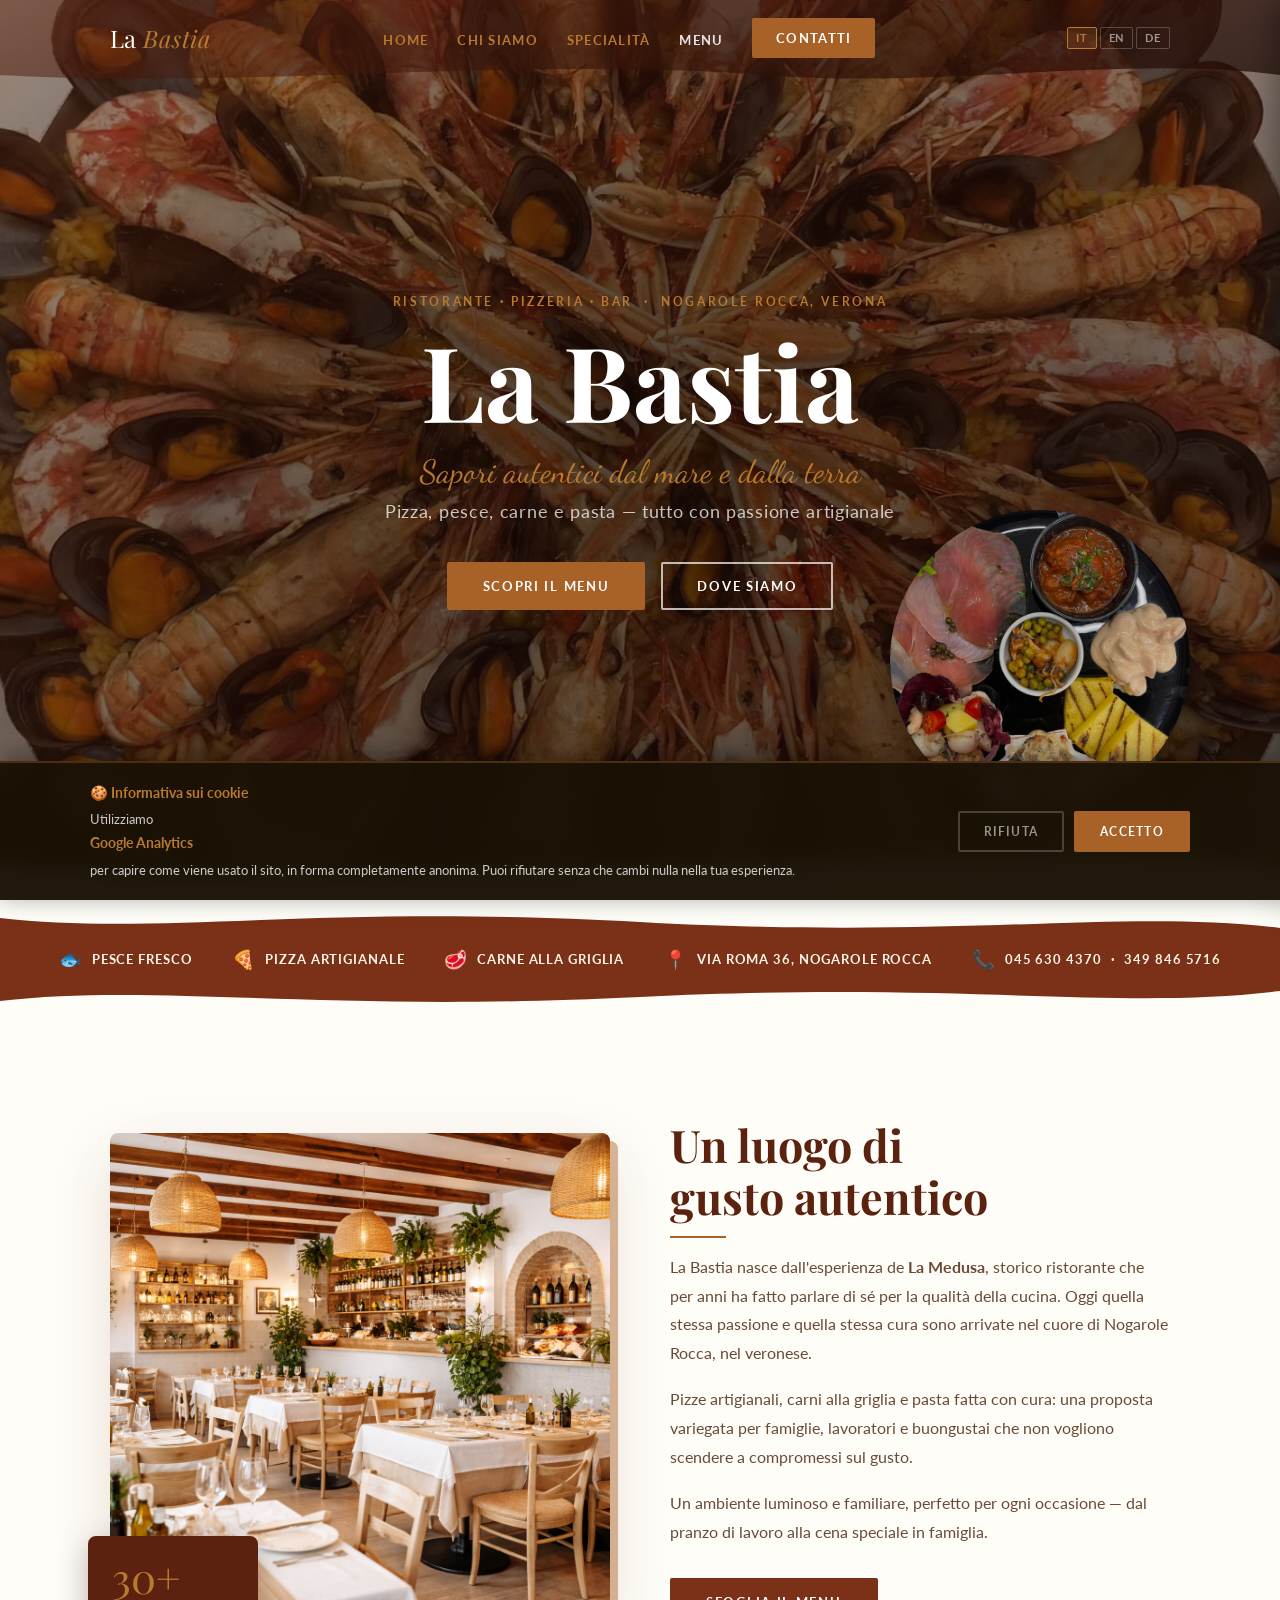
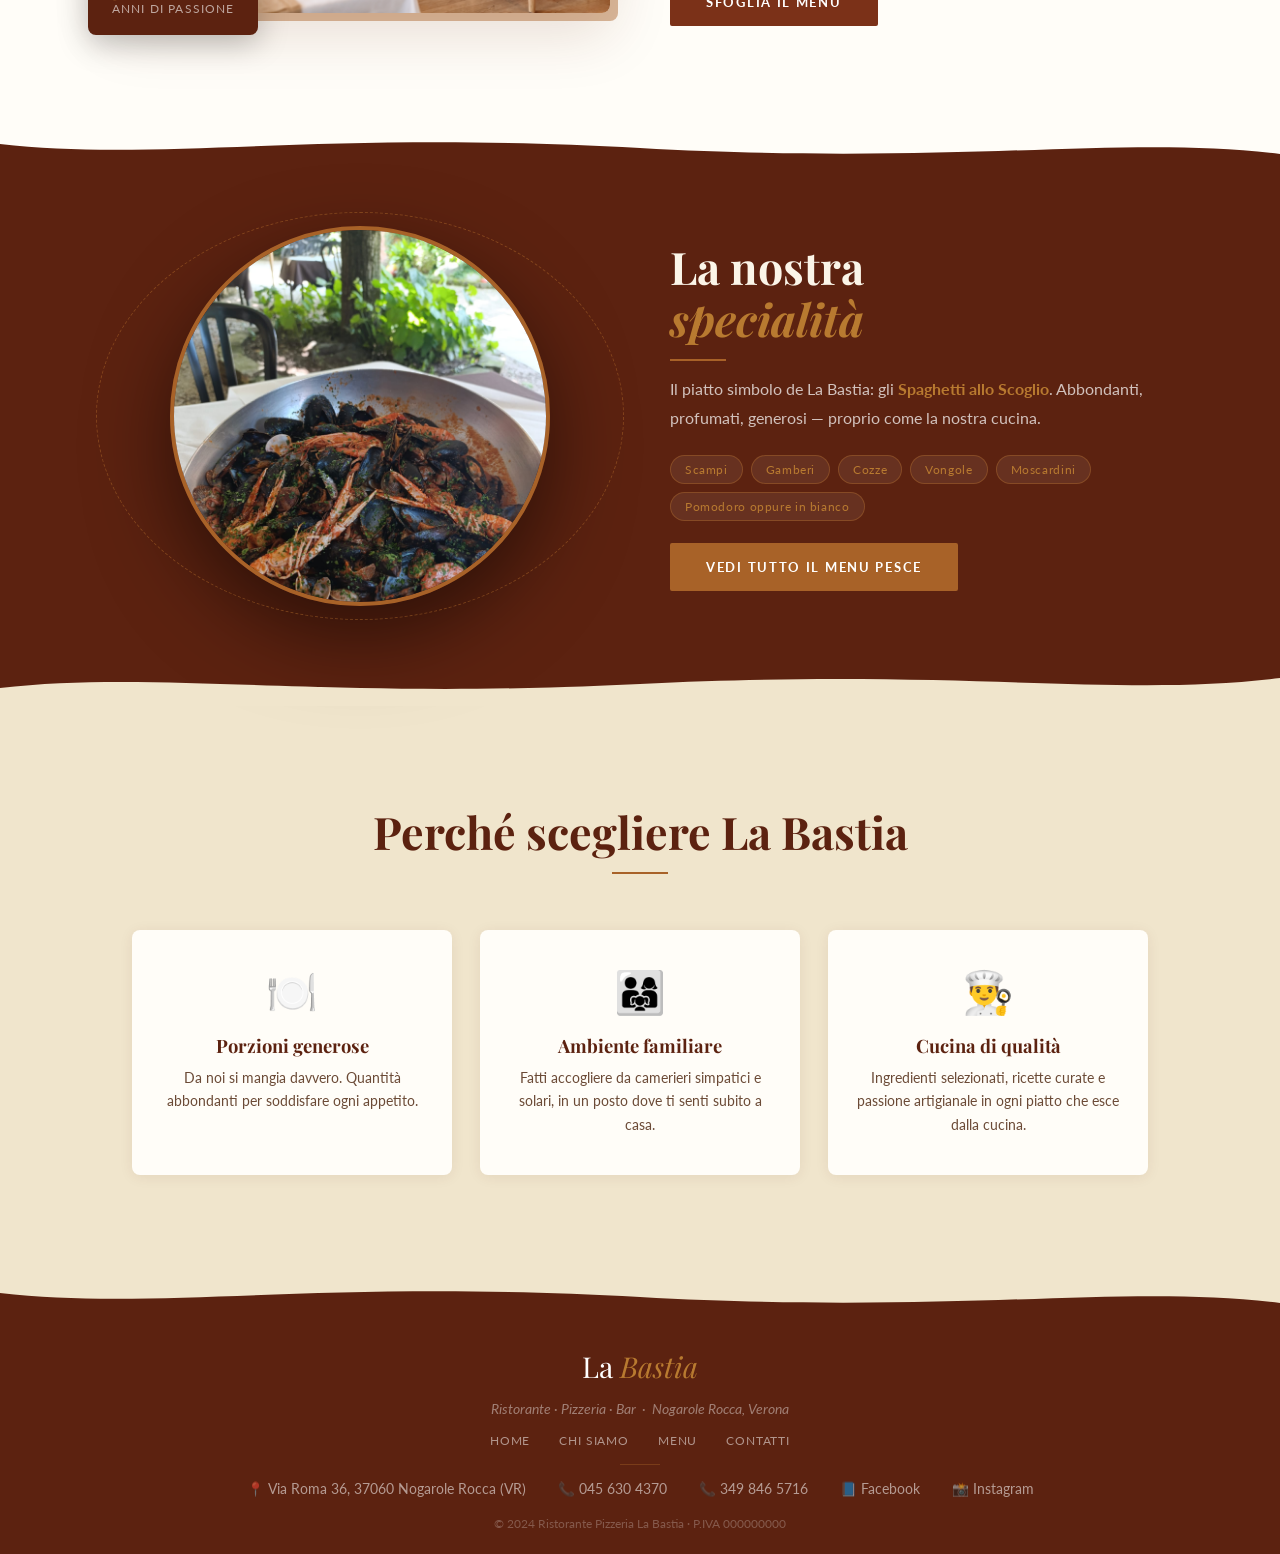
<file: index.html>
<!DOCTYPE html>
<html lang="it">
<head>
  <meta charset="UTF-8" />
  <meta name="viewport" content="width=device-width, initial-scale=1.0" />
  <title>La Bastia – Ristorante Pizzeria | Nogarole Rocca (VR)</title>
  <meta name="description" content="La Bastia, ristorante pizzeria a Nogarole Rocca (VR). Pizza artigianale, pesce fresco, carne alla griglia. Specialità: spaghetti allo scoglio. Tel: 045 630 4370." />
  <meta name="keywords" content="ristorante Nogarole Rocca, pizzeria Nogarole Rocca, pesce Verona, spaghetti allo scoglio, ristorante Verona, La Bastia, pizzeria Verona, pesce fresco, menu lavoro Verona" />
  <meta name="author" content="La Bastia Ristorante Pizzeria" />
  <meta name="robots" content="index, follow" />

  <!-- Canonical -->
  <link rel="canonical" href="https://www.labastia.it/" />

  <!-- Geo -->
  <meta name="geo.region" content="IT-VR" />
  <meta name="geo.placename" content="Nogarole Rocca, Verona" />
  <meta name="geo.position" content="45.1839;10.8779" />
  <meta name="ICBM" content="45.1839, 10.8779" />

  <!-- Theme color -->
  <meta name="theme-color" content="#1a1206" />

  <!-- Open Graph -->
  <meta property="og:type" content="website" />
  <meta property="og:url" content="https://www.labastia.it/" />
  <meta property="og:title" content="La Bastia – Ristorante Pizzeria | Nogarole Rocca" />
  <meta property="og:description" content="Pizza artigianale, pesce fresco e carne alla griglia a Nogarole Rocca (VR). Specialità: spaghetti allo scoglio. Prenota: 045 630 4370." />
  <meta property="og:image" content="https://www.labastia.it/img/spaghetti-scoglio.jpg" />
  <meta property="og:image:alt" content="Spaghetti allo scoglio de La Bastia, Nogarole Rocca" />
  <meta property="og:image:width" content="1200" />
  <meta property="og:image:height" content="630" />
  <meta property="og:locale" content="it_IT" />
  <meta property="og:site_name" content="La Bastia Ristorante Pizzeria" />

  <!-- Twitter Card -->
  <meta name="twitter:card" content="summary_large_image" />
  <meta name="twitter:title" content="La Bastia – Ristorante Pizzeria | Nogarole Rocca" />
  <meta name="twitter:description" content="Pizza artigianale, pesce fresco e carne alla griglia a Nogarole Rocca (VR). Specialità: spaghetti allo scoglio." />
  <meta name="twitter:image" content="https://www.labastia.it/img/spaghetti-scoglio.jpg" />

  <!-- Favicon -->
  <link rel="icon" href="favicon.svg" type="image/svg+xml" />
  <link rel="shortcut icon" href="favicon.svg" />

  <!-- Fonts -->
  <link rel="preconnect" href="https://fonts.googleapis.com" />
  <link rel="preconnect" href="https://fonts.gstatic.com" crossorigin />
  <link href="https://fonts.googleapis.com/css2?family=Playfair+Display:ital,wght@0,400;0,600;0,700;1,400;1,600&family=Lato:wght@300;400;700&family=Dancing+Script:wght@600&display=swap" rel="stylesheet" />
  <link rel="stylesheet" href="css/style.css" />
  <link rel="stylesheet" href="css/home.css" />

  <!-- Structured Data: WebSite — identifica il sito ufficiale, favorisce i sitelinks -->
  <script type="application/ld+json">
  {
    "@context": "https://schema.org",
    "@type": "WebSite",
    "name": "La Bastia Ristorante Pizzeria",
    "alternateName": ["La Bastia", "Ristorante La Bastia", "Pizzeria La Bastia"],
    "url": "https://www.labastia.it",
    "description": "Sito ufficiale del Ristorante Pizzeria La Bastia di Nogarole Rocca (VR).",
    "inLanguage": ["it", "en", "de"],
    "publisher": {
      "@type": "Restaurant",
      "name": "La Bastia",
      "telephone": "+390456304370",
      "address": {
        "@type": "PostalAddress",
        "streetAddress": "Via Roma 36",
        "addressLocality": "Nogarole Rocca",
        "postalCode": "37060",
        "addressRegion": "VR",
        "addressCountry": "IT"
      }
    }
  }
  </script>

  <!-- Structured Data: Restaurant -->
  <script type="application/ld+json">
  {
    "@context": "https://schema.org",
    "@type": "Restaurant",
    "name": "La Bastia",
    "alternateName": "Ristorante Pizzeria La Bastia",
    "description": "Ristorante e pizzeria a Nogarole Rocca (VR). Pizza artigianale, pesce fresco, carne alla griglia. Specialità: spaghetti allo scoglio.",
    "url": "https://www.labastia.it",
    "telephone": "+390456304370",
    "image": "https://www.labastia.it/img/spaghetti-scoglio.jpg",
    "priceRange": "€€",
    "servesCuisine": ["Italiana", "Pesce", "Pizza", "Carne alla griglia"],
    "hasMenu": "https://www.labastia.it/menu.html",
    "address": {
      "@type": "PostalAddress",
      "streetAddress": "Via Roma 36",
      "addressLocality": "Nogarole Rocca",
      "postalCode": "37060",
      "addressRegion": "VR",
      "addressCountry": "IT"
    },
    "geo": {
      "@type": "GeoCoordinates",
      "latitude": 45.1839,
      "longitude": 10.8779
    },
    "openingHoursSpecification": [
      {
        "@type": "OpeningHoursSpecification",
        "dayOfWeek": ["Tuesday", "Wednesday", "Thursday", "Friday"],
        "opens": "12:00",
        "closes": "14:30"
      },
      {
        "@type": "OpeningHoursSpecification",
        "dayOfWeek": "Friday",
        "opens": "19:30",
        "closes": "22:30"
      },
      {
        "@type": "OpeningHoursSpecification",
        "dayOfWeek": "Saturday",
        "opens": "12:00",
        "closes": "14:30"
      },
      {
        "@type": "OpeningHoursSpecification",
        "dayOfWeek": "Saturday",
        "opens": "19:30",
        "closes": "22:30"
      },
      {
        "@type": "OpeningHoursSpecification",
        "dayOfWeek": "Sunday",
        "opens": "12:00",
        "closes": "14:30"
      }
    ],
    "sameAs": [
      "https://www.facebook.com/p/La-Bastia-pizzeria-ristorante-61551666945159/",
      "https://www.instagram.com/labastiaristorantepizzeria/"
    ]
  }
  </script>

  <!-- Google tag (gtag.js) -->
  <script async src="https://www.googletagmanager.com/gtag/js?id=G-4QYQF6EFCT"></script>
  <script>
    window.dataLayer = window.dataLayer || [];
    function gtag(){dataLayer.push(arguments);}
    gtag('js', new Date());

    gtag('config', 'G-4QYQF6EFCT');
  </script>
</head>
<body>

<!-- ══ LOADING SCREEN ══════════════════════════════════════════ -->
<div id="loading-screen" aria-hidden="true">
  <div class="ls-bg"></div>
  <div class="ls-content">
    <div class="ls-logo">La <em>Bastia</em></div>
    <p class="ls-tagline" data-i18n="ls.tagline">Stai entrando alla Bastia di Nogarole Rocca</p>
    <div class="ls-spinner"></div>
  </div>
</div>

<!-- ══ MOBILE MENU ══════════════════════════════════════════════ -->
<nav class="mobile-menu" id="mobileMenu" aria-label="Menu mobile">
  <a href="index.html" class="active" data-i18n="nav.home">Home</a>
  <a href="index.html#chi-siamo" data-i18n="nav.about">Chi siamo</a>
  <a href="index.html#specialita" data-i18n="nav.specialita">Specialità</a>
  <a href="menu.html" data-i18n="nav.menu">Menu</a>
  <a href="contatti.html" data-i18n="nav.contatti">Contatti</a>
  <div class="mobile-lang">
    <button class="lang-btn active" data-lang="it">IT</button>
    <button class="lang-btn" data-lang="en">EN</button>
    <button class="lang-btn" data-lang="de">DE</button>
  </div>
</nav>

<!-- ══ NAVBAR ═══════════════════════════════════════════════════ -->
<header id="navbar" role="banner">
  <div class="container nav-inner">
    <a href="index.html" class="nav-logo">La <em>Bastia</em></a>
    <ul class="nav-links" role="list">
      <li><a href="index.html" class="active" data-i18n="nav.home">Home</a></li>
      <li><a href="index.html#chi-siamo" data-i18n="nav.about">Chi siamo</a></li>
      <li><a href="index.html#specialita" data-i18n="nav.specialita">Specialità</a></li>
      <li><a href="menu.html" data-i18n="nav.menu">Menu</a></li>
      <li><a href="contatti.html" class="btn btn-amber" data-i18n="nav.contatti">Contatti</a></li>
    </ul>
    <div class="lang-switcher">
      <button class="lang-btn active" data-lang="it">IT</button>
      <button class="lang-btn" data-lang="en">EN</button>
      <button class="lang-btn" data-lang="de">DE</button>
    </div>
    <button class="nav-toggle" id="navToggle" aria-label="Apri menu" aria-expanded="false">
      <span></span><span></span><span></span>
    </button>
  </div>
</header>

<!-- ══ HERO ══════════════════════════════════════════════════════ -->
<section id="hero" aria-label="Benvenuto">
  <div class="hero-bg"></div>

  <!-- Piatto circolare (desktop) -->
  <div class="hero-dish" aria-hidden="true">
    <img
      src="img/spaghettirotanti.jpg"
      alt="Spaghetti allo scoglio visti dall'alto"
    />
  </div>

  <div class="hero-content">
    <span class="hero-eyebrow" data-i18n="hero.eyebrow">Ristorante · Pizzeria · Bar &nbsp;·&nbsp; Nogarole Rocca, Verona</span>
    <h1 class="hero-title">La Bastia</h1>
    <p class="hero-script" data-i18n="hero.script">Sapori autentici dal mare e dalla terra</p>
    <p class="hero-tagline" data-i18n="hero.tagline">Pizza, pesce, carne e pasta — tutto con passione artigianale</p>
    <div class="hero-ctas">
      <a href="menu.html"     class="btn btn-amber"   data-i18n="hero.cta1">Scopri il menu</a>
      <a href="contatti.html" class="btn btn-outline"  data-i18n="hero.cta2">Dove siamo</a>
    </div>
  </div>

  <div class="hero-wave" aria-hidden="true">
    <svg viewBox="0 0 1440 80" xmlns="http://www.w3.org/2000/svg" preserveAspectRatio="none">
      <path fill="#FFFDF8" d="M0,40 C360,80 1080,0 1440,40 L1440,80 L0,80 Z"/>
    </svg>
  </div>
</section>

<!-- ══ STRIP INFO ════════════════════════════════════════════════ -->
<div id="strip" aria-hidden="true">
  <div class="strip-inner">
    <div class="strip-item"><span class="ico">🐟</span> <span data-i18n="strip.fish">Pesce fresco</span></div>
    <div class="strip-item"><span class="ico">🍕</span> <span data-i18n="strip.pizza">Pizza artigianale</span></div>
    <div class="strip-item"><span class="ico">🥩</span> <span data-i18n="strip.meat">Carne alla griglia</span></div>
    <div class="strip-item"><span class="ico">📍</span> Via Roma 36, Nogarole Rocca</div>
    <div class="strip-item"><span class="ico">📞</span> <a href="tel:+390456304370" style="color:inherit">045 630 4370</a> · <a href="tel:+393498465716" style="color:inherit">349 846 5716</a></div>
  </div>
</div>

<!-- ══ CHI SIAMO ═════════════════════════════════════════════════ -->
<section id="chi-siamo" aria-label="Chi siamo">
  <div class="container">
    <div class="chi-grid">

      <div class="chi-img-wrap">
        <img
          src="img/sala.jpg"
          alt="Sala interna del ristorante La Bastia"
          loading="lazy"
        />
        <div class="chi-badge">
          <div class="num">30+</div>
          <div class="lbl" data-i18n="chi.badge">anni di passione</div>
        </div>
      </div>

      <div class="chi-text">
        <h2 class="section-title" data-i18n="chi.title">Un luogo di<br/>gusto autentico</h2>
        <span class="amber-line"></span>
        <p data-i18n="chi.p1">La Bastia nasce dall'esperienza de <strong>La Medusa</strong>, storico ristorante che per anni ha fatto parlare di sé per la qualità della cucina. Oggi quella stessa passione e quella stessa cura sono arrivate nel cuore di Nogarole Rocca, nel veronese.</p>
        <p data-i18n="chi.p2">Pizze artigianali, carni alla griglia e pasta fatta con cura: una proposta variegata per famiglie, lavoratori e buongustai che non vogliono scendere a compromessi sul gusto.</p>
        <p data-i18n="chi.p3">Un ambiente luminoso e familiare, perfetto per ogni occasione — dal pranzo di lavoro alla cena speciale in famiglia.</p>
        <a href="menu.html" class="btn btn-rust" data-i18n="chi.cta">Sfoglia il menu</a>
      </div>

    </div>
  </div>
</section>

<!-- ══ SPECIALITÀ ════════════════════════════════════════════════ -->
<section id="specialita" aria-label="La specialità della casa">
  <div class="container">
    <div class="spec-grid">

      <div class="spec-img">
        <div class="plate">
          <img
            src="img/spaghetti-scoglio.jpg"
            alt="Spaghetti allo scoglio visti dall'alto, piatto della casa"
            loading="lazy"
          />
        </div>
        <div class="ring" aria-hidden="true"></div>
      </div>

      <div class="spec-text">
        <h2 class="section-title on-dark" data-i18n="spec.title">La nostra<br/><em style="color:var(--amber-lt)">specialità</em></h2>
        <span class="amber-line"></span>
        <p data-i18n="spec.p">Il piatto simbolo de La Bastia: gli <strong style="color:var(--amber-lt)">Spaghetti allo Scoglio</strong>. Abbondanti, profumati, generosi — proprio come la nostra cucina.</p>
        <div class="tags">
          <span class="tag">Scampi</span>
          <span class="tag">Gamberi</span>
          <span class="tag">Cozze</span>
          <span class="tag">Vongole</span>
          <span class="tag">Moscardini</span>
          <span class="tag">Pomodoro oppure in bianco</span>
        </div>
        <a href="menu.html#pesce" class="btn btn-amber" data-i18n="spec.cta">Vedi tutto il menu pesce</a>
      </div>

    </div>
  </div>
</section>


<!-- ══ PERCHÉ NOI ════════════════════════════════════════════════ -->
<section id="perche" aria-label="Perché sceglierci">
  <div class="container">
    <h2 class="section-title" data-i18n="perche.title">Perché scegliere La Bastia</h2>
    <span class="amber-line"></span>
    <div class="perche-grid">
      <div class="perche-card">
        <div class="perche-icon">🍽️</div>
        <h3 data-i18n="perche.card1h">Porzioni generose</h3>
        <p data-i18n="perche.card1p">Da noi si mangia davvero. Quantità abbondanti per soddisfare ogni appetito.</p>
      </div>
      <div class="perche-card">
        <div class="perche-icon">👨‍👩‍👧</div>
        <h3 data-i18n="perche.card2h">Ambiente familiare</h3>
        <p data-i18n="perche.card2p">Fatti accogliere da camerieri simpatici e solari, in un posto dove ti senti subito a casa.</p>
      </div>
      <div class="perche-card">
        <div class="perche-icon">👨‍🍳</div>
        <h3 data-i18n="perche.card3h">Cucina di qualità</h3>
        <p data-i18n="perche.card3p">Ingredienti selezionati, ricette curate e passione artigianale in ogni piatto che esce dalla cucina.</p>
      </div>
    </div>
  </div>
</section>

<!-- ══ FOOTER ════════════════════════════════════════════════════ -->
<footer id="footer" role="contentinfo">
  <div class="container footer-inner">
    <div class="footer-logo">La <em>Bastia</em></div>
    <p class="footer-tag" data-i18n="footer.tag">Ristorante · Pizzeria · Bar &nbsp;·&nbsp; Nogarole Rocca, Verona</p>
    <nav class="footer-nav" aria-label="Link footer">
      <a href="index.html"            data-i18n="nav.home">Home</a>
      <a href="index.html#chi-siamo"  data-i18n="nav.about">Chi siamo</a>
      <a href="menu.html"             data-i18n="nav.menu">Menu</a>
      <a href="contatti.html"         data-i18n="nav.contatti">Contatti</a>
    </nav>
    <div class="footer-divider"></div>
    <div class="footer-contacts">
      <span>📍 Via Roma 36, 37060 Nogarole Rocca (VR)</span>
      <a href="tel:+390456304370">📞 045 630 4370</a>
      <a href="tel:+393498465716">📞 349 846 5716</a>
      <a href="https://www.facebook.com/p/La-Bastia-pizzeria-ristorante-61551666945159/" target="_blank" rel="noopener">📘 Facebook</a>
      <a href="https://www.instagram.com/labastiaristorantepizzeria/" target="_blank" rel="noopener">📸 Instagram</a>
    </div>
    <p class="footer-copy" data-i18n="footer.copy">© 2024 Ristorante Pizzeria La Bastia · P.IVA 04512190234</p>
  </div>
</footer>

<button id="scroll-top" aria-label="Torna in cima">↑</button>

<!-- ══ COOKIE BANNER (GDPR) ══════════════════════════════════ -->
<div id="cookie-banner" role="dialog" aria-labelledby="cookie-title" hidden>
  <div class="cookie-inner">
    <div class="cookie-text">
      <strong id="cookie-title">🍪 Informativa sui cookie</strong>
      <p>Utilizziamo <strong>Google Analytics</strong> per capire come viene usato il sito, in forma completamente anonima. Puoi rifiutare senza che cambi nulla nella tua esperienza.</p>
    </div>
    <div class="cookie-btns">
      <button id="cookie-reject" class="cookie-btn-reject">Rifiuta</button>
      <button id="cookie-accept" class="cookie-btn-accept">Accetto</button>
    </div>
  </div>
</div>

<script src="js/i18n.js"></script>
<script src="js/main.js"></script>
<script src="js/analytics.js"></script>
</body>
</html>
</file>
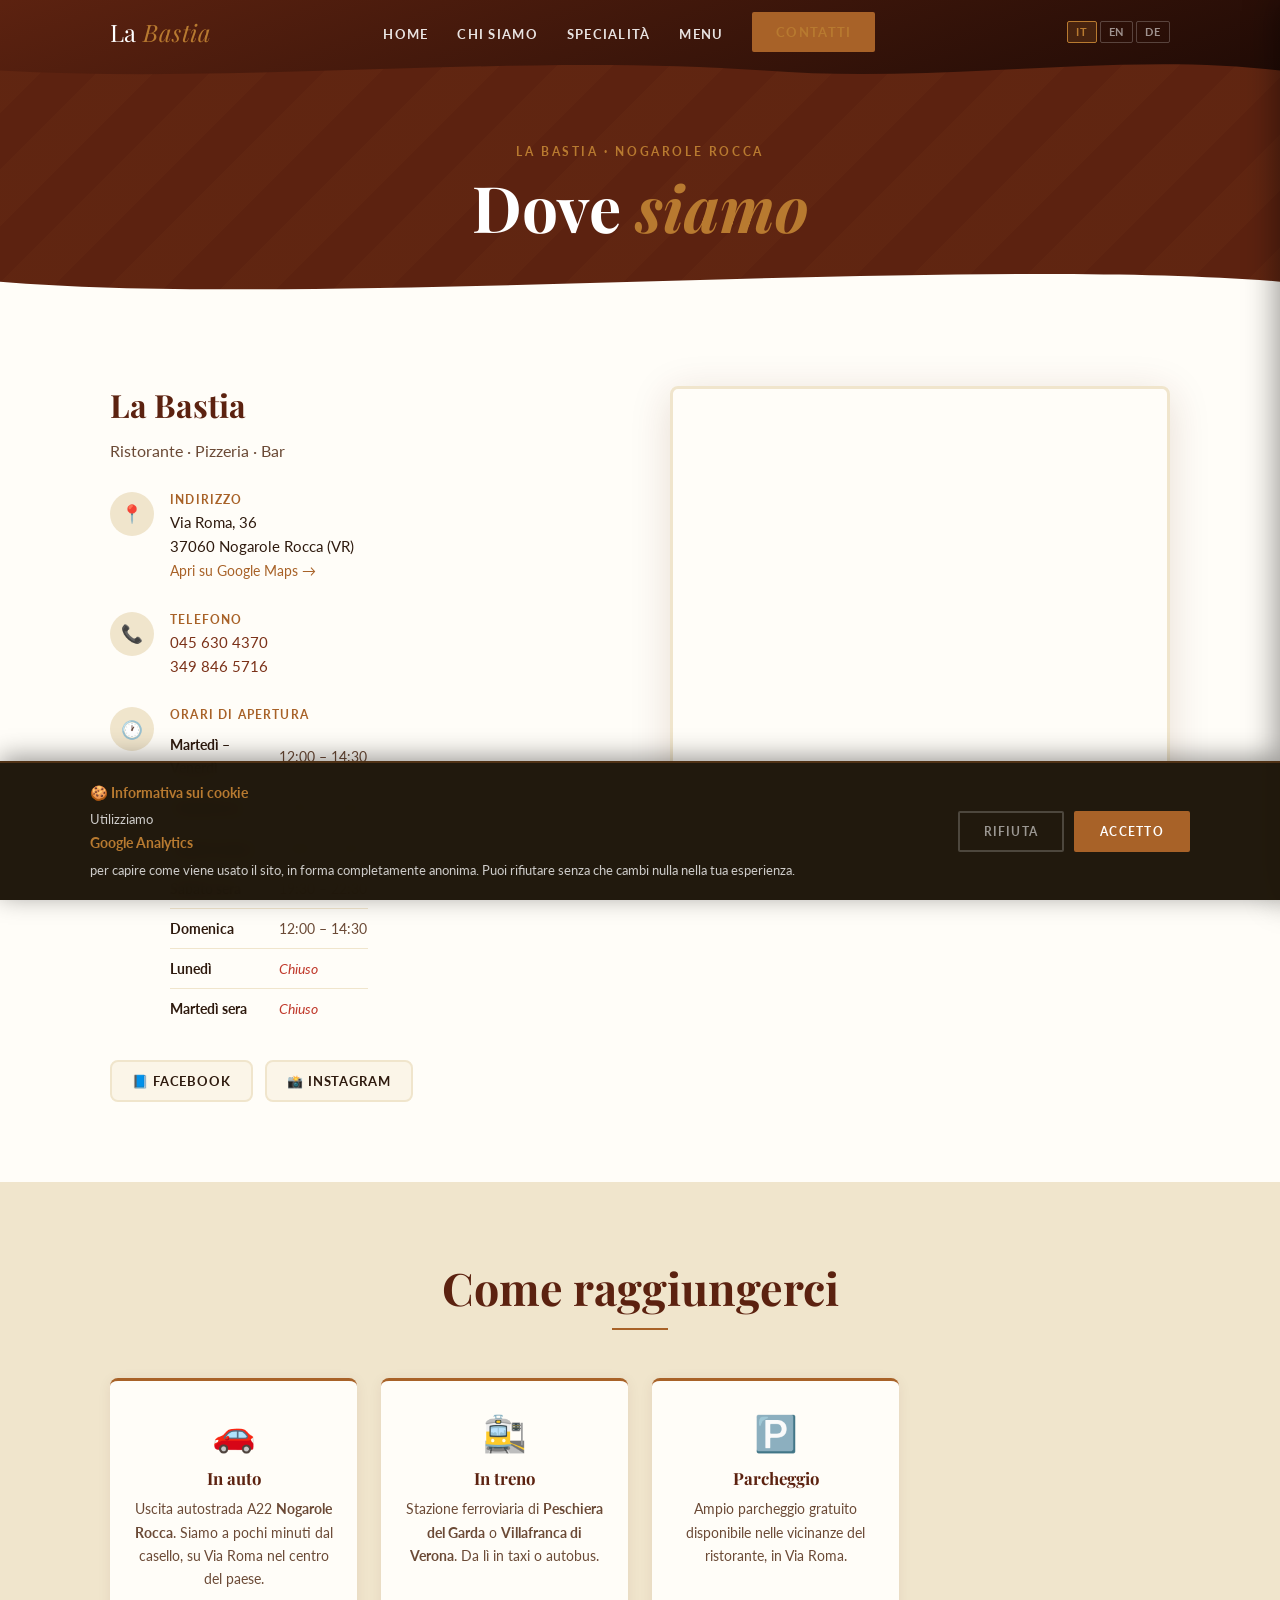
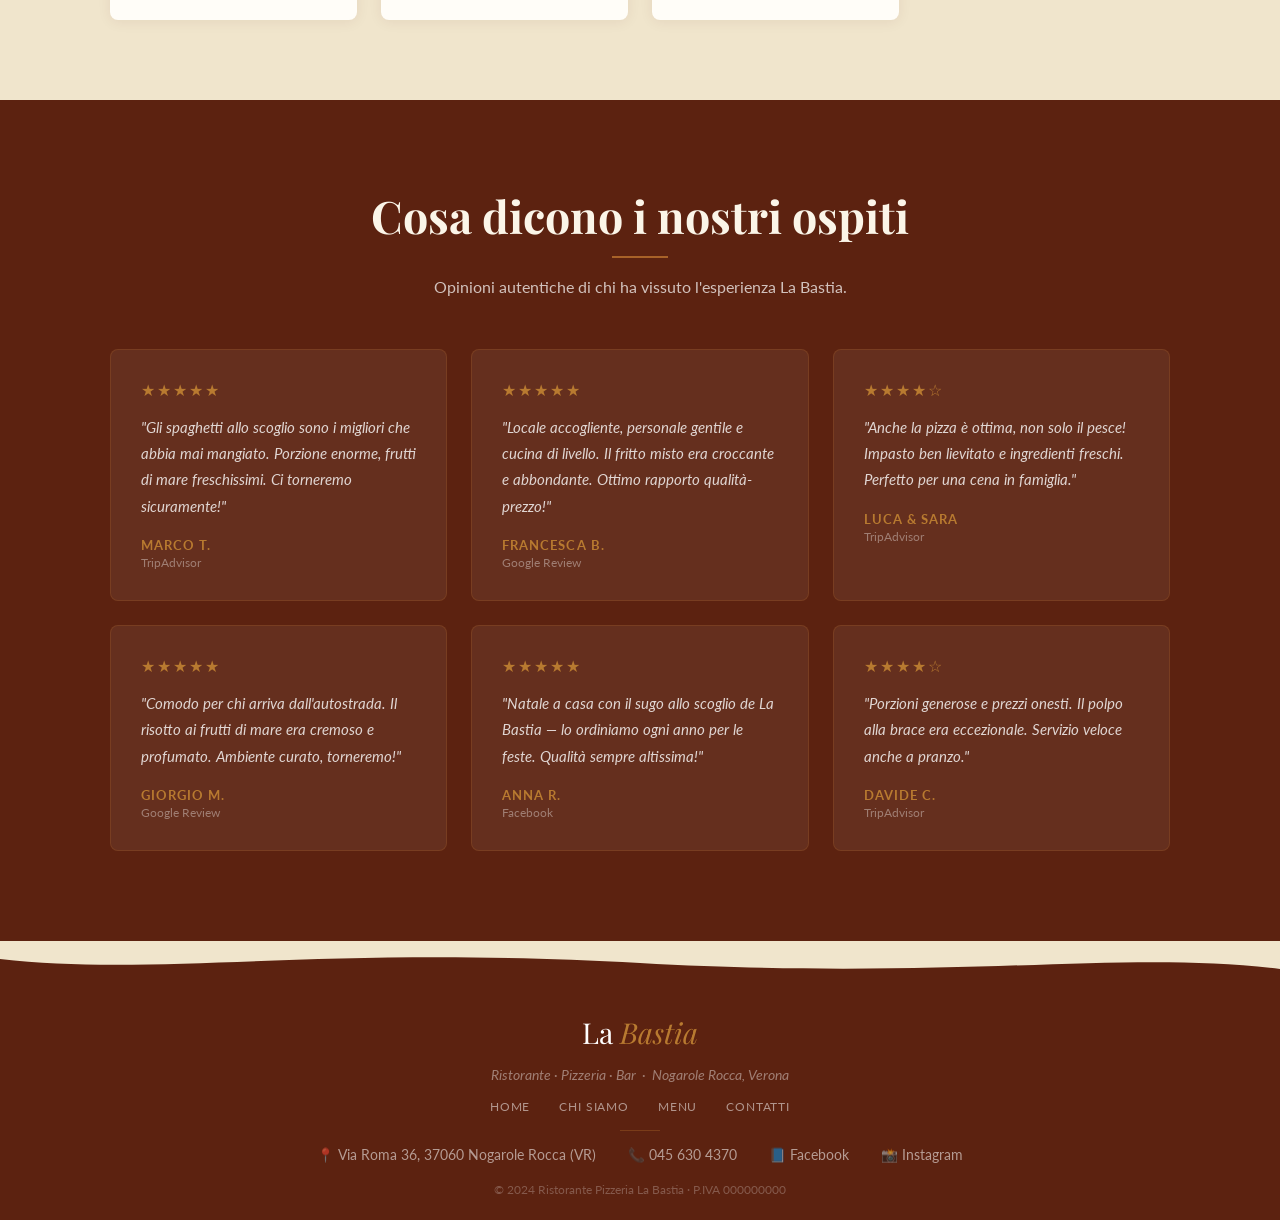
<file: contatti.html>
<!DOCTYPE html>
<html lang="it">
<head>
  <meta charset="UTF-8" />
  <meta name="viewport" content="width=device-width, initial-scale=1.0" />
  <title>Contatti e Orari – La Bastia | Ristorante Pizzeria Nogarole Rocca (VR)</title>
  <meta name="description" content="Contatti e orari del Ristorante Pizzeria La Bastia di Nogarole Rocca (VR). Via Roma 36, uscita A22. Tel: 045 630 4370 – 349 846 5716. Aperto da martedì a domenica a pranzo." />
  <meta name="keywords" content="ristorante Nogarole Rocca contatti, orari ristorante Verona, La Bastia dove siamo, Via Roma 36 Nogarole Rocca, ristorante vicino A22 Verona, prenotazione ristorante Verona" />
  <meta name="author" content="La Bastia Ristorante Pizzeria" />
  <meta name="robots" content="index, follow" />

  <!-- Canonical -->
  <link rel="canonical" href="https://www.labastia.it/contatti.html" />

  <!-- Geo -->
  <meta name="geo.region" content="IT-VR" />
  <meta name="geo.placename" content="Nogarole Rocca, Verona" />
  <meta name="geo.position" content="45.1839;10.8779" />
  <meta name="ICBM" content="45.1839, 10.8779" />

  <!-- Theme color -->
  <meta name="theme-color" content="#1a1206" />

  <!-- Open Graph -->
  <meta property="og:type" content="website" />
  <meta property="og:url" content="https://www.labastia.it/contatti.html" />
  <meta property="og:title" content="Contatti e Orari – La Bastia | Ristorante Pizzeria Nogarole Rocca" />
  <meta property="og:description" content="Via Roma 36, Nogarole Rocca (VR). Aperto martedì–domenica a pranzo, venerdì e sabato anche a cena. Tel: 045 630 4370." />
  <meta property="og:image" content="https://www.labastia.it/img/sala.jpg" />
  <meta property="og:image:alt" content="Sala interna del Ristorante La Bastia, Nogarole Rocca" />
  <meta property="og:locale" content="it_IT" />
  <meta property="og:site_name" content="La Bastia Ristorante Pizzeria" />

  <!-- Twitter Card -->
  <meta name="twitter:card" content="summary_large_image" />
  <meta name="twitter:title" content="Contatti e Orari – La Bastia | Nogarole Rocca" />
  <meta name="twitter:description" content="Via Roma 36, Nogarole Rocca (VR). Uscita A22. Tel: 045 630 4370. Aperto martedì–domenica a pranzo." />
  <meta name="twitter:image" content="https://www.labastia.it/img/sala.jpg" />

  <!-- Favicon -->
  <link rel="icon" href="favicon.svg" type="image/svg+xml" />
  <link rel="shortcut icon" href="favicon.svg" />

  <!-- Fonts -->
  <link rel="preconnect" href="https://fonts.googleapis.com" />
  <link rel="preconnect" href="https://fonts.gstatic.com" crossorigin />
  <link href="https://fonts.googleapis.com/css2?family=Playfair+Display:ital,wght@0,400;0,600;0,700;1,400;1,600&family=Lato:wght@300;400;700&family=Dancing+Script:wght@600&display=swap" rel="stylesheet" />
  <link rel="stylesheet" href="css/style.css" />
  <link rel="stylesheet" href="css/contatti.css" />

  <!-- Structured Data: LocalBusiness -->
  <script type="application/ld+json">
  {
    "@context": "https://schema.org",
    "@type": "Restaurant",
    "name": "La Bastia",
    "description": "Ristorante e pizzeria a Nogarole Rocca (VR). Pizza artigianale, pesce fresco, carne alla griglia e spaghetti allo scoglio.",
    "url": "https://www.labastia.it",
    "telephone": "+390456304370",
    "image": "https://www.labastia.it/img/sala.jpg",
    "address": {
      "@type": "PostalAddress",
      "streetAddress": "Via Roma 36",
      "addressLocality": "Nogarole Rocca",
      "postalCode": "37060",
      "addressRegion": "VR",
      "addressCountry": "IT"
    },
    "geo": {
      "@type": "GeoCoordinates",
      "latitude": 45.1839,
      "longitude": 10.8779
    },
    "openingHoursSpecification": [
      {
        "@type": "OpeningHoursSpecification",
        "dayOfWeek": ["Tuesday", "Wednesday", "Thursday", "Friday"],
        "opens": "12:00",
        "closes": "14:30"
      },
      {
        "@type": "OpeningHoursSpecification",
        "dayOfWeek": "Friday",
        "opens": "19:30",
        "closes": "22:30"
      },
      {
        "@type": "OpeningHoursSpecification",
        "dayOfWeek": "Saturday",
        "opens": "12:00",
        "closes": "14:30"
      },
      {
        "@type": "OpeningHoursSpecification",
        "dayOfWeek": "Saturday",
        "opens": "19:30",
        "closes": "22:30"
      },
      {
        "@type": "OpeningHoursSpecification",
        "dayOfWeek": "Sunday",
        "opens": "12:00",
        "closes": "14:30"
      }
    ],
    "sameAs": [
      "https://www.facebook.com/p/La-Bastia-pizzeria-ristorante-61551666945159/",
      "https://www.instagram.com/labastiaristorantepizzeria/"
    ],
    "hasMap": "https://maps.app.goo.gl/3NhB3wZYWKJQHn2YA"
  }
  </script>
</head>
<body>

<!-- ══ MOBILE MENU ══════════════════════════════════════════════ -->
<nav class="mobile-menu" id="mobileMenu" aria-label="Menu mobile">
  <a href="index.html" data-i18n="nav.home">Home</a>
  <a href="index.html#chi-siamo" data-i18n="nav.about">Chi siamo</a>
  <a href="index.html#specialita" data-i18n="nav.specialita">Specialità</a>
  <a href="menu.html" data-i18n="nav.menu">Menu</a>
  <a href="contatti.html" class="active" data-i18n="nav.contatti">Contatti</a>
  <div class="mobile-lang">
    <button class="lang-btn active" data-lang="it">IT</button>
    <button class="lang-btn" data-lang="en">EN</button>
    <button class="lang-btn" data-lang="de">DE</button>
  </div>
</nav>

<!-- ══ NAVBAR ═══════════════════════════════════════════════════ -->
<header id="navbar" class="always-dark" role="banner">
  <div class="container nav-inner">
    <a href="index.html" class="nav-logo">La <em>Bastia</em></a>
    <ul class="nav-links" role="list">
      <li><a href="index.html" data-i18n="nav.home">Home</a></li>
      <li><a href="index.html#chi-siamo" data-i18n="nav.about">Chi siamo</a></li>
      <li><a href="index.html#specialita" data-i18n="nav.specialita">Specialità</a></li>
      <li><a href="menu.html" data-i18n="nav.menu">Menu</a></li>
      <li><a href="contatti.html" class="btn btn-amber active" data-i18n="nav.contatti">Contatti</a></li>
    </ul>
    <div class="lang-switcher">
      <button class="lang-btn active" data-lang="it">IT</button>
      <button class="lang-btn" data-lang="en">EN</button>
      <button class="lang-btn" data-lang="de">DE</button>
    </div>
    <button class="nav-toggle" id="navToggle" aria-label="Apri menu" aria-expanded="false">
      <span></span><span></span><span></span>
    </button>
  </div>
</header>

<!-- ══ PAGE HEADER ══════════════════════════════════════════════ -->
<div class="page-header" role="banner">
  <span class="ph-label" data-i18n="contatti.label">La Bastia · Nogarole Rocca</span>
  <h1 data-i18n="contatti.title">Dove <em>siamo</em></h1>
  <div class="ph-wave" aria-hidden="true">
    <svg viewBox="0 0 1440 60" xmlns="http://www.w3.org/2000/svg" preserveAspectRatio="none">
      <path fill="#FFFDF8" d="M0,30 C360,60 1080,0 1440,30 L1440,60 L0,60 Z"/>
    </svg>
  </div>
</div>

<!-- ══ CONTATTI ══════════════════════════════════════════════════ -->
<section id="contatti">
  <div class="container">
    <div class="contatti-grid">

      <!-- Informazioni -->
      <div class="contatti-info">
        <h2>La Bastia<br/><span style="font-size:1rem;color:var(--text-lt);font-family:var(--ff-body);font-weight:400">Ristorante · Pizzeria · Bar</span></h2>

        <div class="contact-item">
          <div class="contact-icon">📍</div>
          <div>
            <div class="contact-label" data-i18n="contatti.addrLabel">Indirizzo</div>
            <div class="contact-value">
              Via Roma, 36<br/>
              37060 Nogarole Rocca (VR)<br/>
              <a href="https://maps.app.goo.gl/3NhB3wZYWKJQHn2YA" target="_blank" rel="noopener" style="font-size:0.85rem;color:var(--amber)" data-i18n="contatti.addrMaps">
                Apri su Google Maps →
              </a>
            </div>
          </div>
        </div>

        <div class="contact-item">
          <div class="contact-icon">📞</div>
          <div>
            <div class="contact-label" data-i18n="contatti.telLabel">Telefono</div>
            <div class="contact-value">
              <a href="tel:+390456304370">045 630 4370</a><br/>
              <a href="tel:+393498465716">349 846 5716</a>
            </div>
          </div>
        </div>

        <div class="contact-item">
          <div class="contact-icon">🕐</div>
          <div>
            <div class="contact-label" data-i18n="contatti.orariLabel">Orari di apertura</div>
            <div class="contact-value">
              <table class="orari-table">
                <tr><td data-i18n="contatti.marVen">Martedì – Venerdì</td><td>12:00 – 14:30</td></tr>
                <tr><td data-i18n="contatti.venSera">Venerdì sera</td><td>19:30 – 22:30</td></tr>
                <tr><td data-i18n="contatti.sabPranzo">Sabato pranzo</td><td>12:00 – 14:30</td></tr>
                <tr><td data-i18n="contatti.sabSera">Sabato sera</td><td>19:30 – 22:30</td></tr>
                <tr><td data-i18n="contatti.domenica">Domenica</td><td>12:00 – 14:30</td></tr>
                <tr><td data-i18n="contatti.lunedi">Lunedì</td><td class="chiuso" data-i18n="contatti.chiuso">Chiuso</td></tr>
                <tr><td data-i18n="contatti.marSera">Martedì sera</td><td class="chiuso" data-i18n="contatti.chiuso">Chiuso</td></tr>
              </table>
            </div>
          </div>
        </div>

        <div class="social-btns">
          <a href="https://www.facebook.com/p/La-Bastia-pizzeria-ristorante-61551666945159/"
             target="_blank" rel="noopener" class="btn-social">
            📘 Facebook
          </a>
          <a href="https://www.instagram.com/labastiaristorantepizzeria/"
             target="_blank" rel="noopener" class="btn-social">
            📸 Instagram
          </a>
        </div>
      </div>

      <!-- Mappa -->
      <div class="contatti-map">
        <iframe
          title="La Bastia su Google Maps"
          src="https://www.google.com/maps/embed?pb=!1m18!1m12!1m3!1d2799.5!2d10.8779!3d45.1839!2m3!1f0!2f0!3f0!3m2!1i1024!2i768!4f13.1!3m3!1m2!1s0x47793b5e3e3e3e3f%3A0x0!2sVia+Roma+36%2C+37060+Nogarole+Rocca+VR!5e0!3m2!1sit!2sit!4v1"
          allowfullscreen=""
          loading="lazy"
          referrerpolicy="no-referrer-when-downgrade">
        </iframe>
      </div>

    </div>
  </div>
</section>

<!-- ══ COME RAGGIUNGERCI ═════════════════════════════════════════ -->
<section id="raggiungerci">
  <div class="container">
    <h2 class="section-title" data-i18n="contatti.howTitle">Come raggiungerci</h2>
    <span class="amber-line"></span>
    <div class="raggiungerci-grid">
      <div class="info-card">
        <div class="ic-icon">🚗</div>
        <h3 data-i18n="contatti.carH">In auto</h3>
        <p data-i18n="contatti.carP">Uscita autostrada A22 <strong>Nogarole Rocca</strong>. Siamo a pochi minuti dal casello, su Via Roma nel centro del paese.</p>
      </div>
      <div class="info-card">
        <div class="ic-icon">🚉</div>
        <h3 data-i18n="contatti.trainH">In treno</h3>
        <p data-i18n="contatti.trainP">Stazione ferroviaria di <strong>Peschiera del Garda</strong> o <strong>Villafranca di Verona</strong>. Da lì in taxi o autobus.</p>
      </div>
      <div class="info-card">
        <div class="ic-icon">🅿️</div>
        <h3 data-i18n="contatti.parkH">Parcheggio</h3>
        <p data-i18n="contatti.parkP">Ampio parcheggio gratuito disponibile nelle vicinanze del ristorante, in Via Roma.</p>
      </div>
    </div>
  </div>
</section>

<!-- ══ RECENSIONI ════════════════════════════════════════════════ -->
<section id="recensioni">
  <div class="container">
    <h2 class="section-title on-dark" data-i18n="contatti.reviewsTitle">Cosa dicono i nostri ospiti</h2>
    <span class="amber-line"></span>
    <p class="section-sub on-dark" data-i18n="contatti.reviewsSub">Opinioni autentiche di chi ha vissuto l'esperienza La Bastia.</p>
    <div class="reviews-grid">
      <div class="review-card">
        <div class="stars">★★★★★</div>
        <p class="review-text">"Gli spaghetti allo scoglio sono i migliori che abbia mai mangiato. Porzione enorme, frutti di mare freschissimi. Ci torneremo sicuramente!"</p>
        <div class="review-author">Marco T.</div>
        <div class="review-source">TripAdvisor</div>
      </div>
      <div class="review-card">
        <div class="stars">★★★★★</div>
        <p class="review-text">"Locale accogliente, personale gentile e cucina di livello. Il fritto misto era croccante e abbondante. Ottimo rapporto qualità-prezzo!"</p>
        <div class="review-author">Francesca B.</div>
        <div class="review-source">Google Review</div>
      </div>
      <div class="review-card">
        <div class="stars">★★★★☆</div>
        <p class="review-text">"Anche la pizza è ottima, non solo il pesce! Impasto ben lievitato e ingredienti freschi. Perfetto per una cena in famiglia."</p>
        <div class="review-author">Luca &amp; Sara</div>
        <div class="review-source">TripAdvisor</div>
      </div>
      <div class="review-card">
        <div class="stars">★★★★★</div>
        <p class="review-text">"Comodo per chi arriva dall'autostrada. Il risotto ai frutti di mare era cremoso e profumato. Ambiente curato, torneremo!"</p>
        <div class="review-author">Giorgio M.</div>
        <div class="review-source">Google Review</div>
      </div>
      <div class="review-card">
        <div class="stars">★★★★★</div>
        <p class="review-text">"Natale a casa con il sugo allo scoglio de La Bastia — lo ordiniamo ogni anno per le feste. Qualità sempre altissima!"</p>
        <div class="review-author">Anna R.</div>
        <div class="review-source">Facebook</div>
      </div>
      <div class="review-card">
        <div class="stars">★★★★☆</div>
        <p class="review-text">"Porzioni generose e prezzi onesti. Il polpo alla brace era eccezionale. Servizio veloce anche a pranzo."</p>
        <div class="review-author">Davide C.</div>
        <div class="review-source">TripAdvisor</div>
      </div>
    </div>
  </div>
</section>

<!-- ══ FOOTER ════════════════════════════════════════════════════ -->
<footer id="footer" role="contentinfo">
  <div class="container footer-inner">
    <div class="footer-logo">La <em>Bastia</em></div>
    <p class="footer-tag" data-i18n="footer.tag">Ristorante · Pizzeria · Bar &nbsp;·&nbsp; Nogarole Rocca, Verona</p>
    <nav class="footer-nav" aria-label="Link footer">
      <a href="index.html"           data-i18n="nav.home">Home</a>
      <a href="index.html#chi-siamo" data-i18n="nav.about">Chi siamo</a>
      <a href="menu.html"            data-i18n="nav.menu">Menu</a>
      <a href="contatti.html"        data-i18n="nav.contatti">Contatti</a>
    </nav>
    <div class="footer-divider"></div>
    <div class="footer-contacts">
      <span>📍 Via Roma 36, 37060 Nogarole Rocca (VR)</span>
      <a href="tel:+390456304370">📞 045 630 4370</a>
      <a href="https://www.facebook.com/p/La-Bastia-pizzeria-ristorante-61551666945159/" target="_blank" rel="noopener">📘 Facebook</a>
      <a href="https://www.instagram.com/labastiaristorantepizzeria/" target="_blank" rel="noopener">📸 Instagram</a>
    </div>
    <p class="footer-copy" data-i18n="footer.copy">© 2024 Ristorante Pizzeria La Bastia · P.IVA 000000000</p>
  </div>
</footer>

<button id="scroll-top" aria-label="Torna in cima">↑</button>

<!-- ══ COOKIE BANNER (GDPR) ══════════════════════════════════ -->
<div id="cookie-banner" role="dialog" aria-labelledby="cookie-title" hidden>
  <div class="cookie-inner">
    <div class="cookie-text">
      <strong id="cookie-title">🍪 Informativa sui cookie</strong>
      <p>Utilizziamo <strong>Google Analytics</strong> per capire come viene usato il sito, in forma completamente anonima. Puoi rifiutare senza che cambi nulla nella tua esperienza.</p>
    </div>
    <div class="cookie-btns">
      <button id="cookie-reject" class="cookie-btn-reject">Rifiuta</button>
      <button id="cookie-accept" class="cookie-btn-accept">Accetto</button>
    </div>
  </div>
</div>

<script src="js/i18n.js"></script>
<script src="js/main.js"></script>
<script src="js/analytics.js"></script>
</body>
</html>
</file>
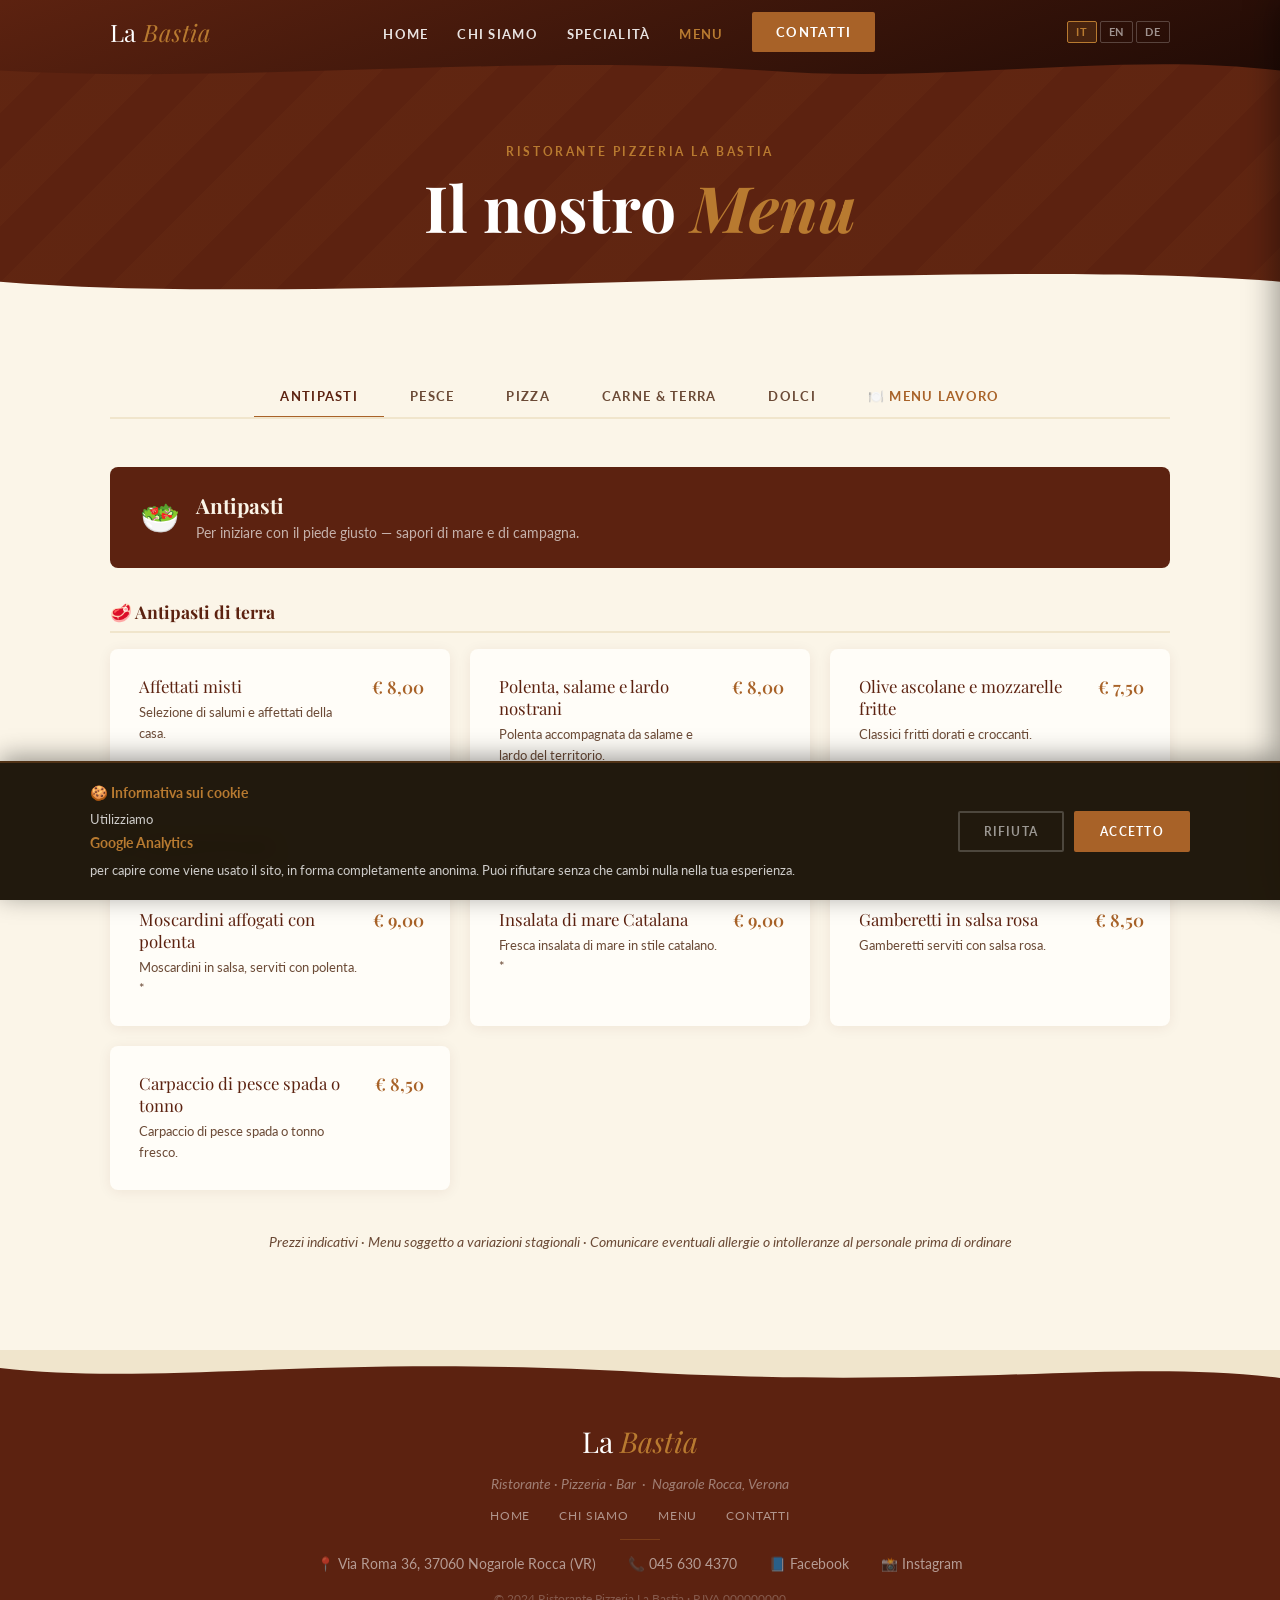
<file: menu.html>
<!DOCTYPE html>
<html lang="it">
<head>
  <meta charset="UTF-8" />
  <meta name="viewport" content="width=device-width, initial-scale=1.0" />
  <title>Menu – La Bastia | Ristorante Pizzeria Nogarole Rocca (VR)</title>
  <meta name="description" content="Il menu de La Bastia di Nogarole Rocca (VR): antipasti, spaghetti allo scoglio, pesce fresco, pizza artigianale, carne alla griglia e dolci. Menu lavoro dal martedì al venerdì." />
  <meta name="keywords" content="menu ristorante Nogarole Rocca, menu pesce Verona, pizza artigianale Verona, spaghetti allo scoglio, menu lavoro Verona, antipasti pesce, carne alla griglia Verona" />
  <meta name="author" content="La Bastia Ristorante Pizzeria" />
  <meta name="robots" content="index, follow" />

  <!-- Canonical -->
  <link rel="canonical" href="https://www.labastia.it/menu.html" />

  <!-- Theme color -->
  <meta name="theme-color" content="#1a1206" />

  <!-- Open Graph -->
  <meta property="og:type" content="website" />
  <meta property="og:url" content="https://www.labastia.it/menu.html" />
  <meta property="og:title" content="Menu – La Bastia | Ristorante Pizzeria Nogarole Rocca" />
  <meta property="og:description" content="Antipasti, pesce fresco, pizza artigianale, carne alla griglia e dolci. Scopri il menu completo de La Bastia a Nogarole Rocca (VR)." />
  <meta property="og:image" content="https://www.labastia.it/img/spaghetti-scoglio.jpg" />
  <meta property="og:image:alt" content="Spaghetti allo scoglio de La Bastia, piatto della casa" />
  <meta property="og:locale" content="it_IT" />
  <meta property="og:site_name" content="La Bastia Ristorante Pizzeria" />

  <!-- Twitter Card -->
  <meta name="twitter:card" content="summary_large_image" />
  <meta name="twitter:title" content="Menu – La Bastia | Ristorante Pizzeria Nogarole Rocca" />
  <meta name="twitter:description" content="Pesce fresco, pizza artigianale, carne alla griglia e spaghetti allo scoglio. Il menu completo de La Bastia, Nogarole Rocca." />
  <meta name="twitter:image" content="https://www.labastia.it/img/spaghetti-scoglio.jpg" />

  <!-- Favicon -->
  <link rel="icon" href="favicon.svg" type="image/svg+xml" />
  <link rel="shortcut icon" href="favicon.svg" />

  <!-- Fonts -->
  <link rel="preconnect" href="https://fonts.googleapis.com" />
  <link rel="preconnect" href="https://fonts.gstatic.com" crossorigin />
  <link href="https://fonts.googleapis.com/css2?family=Playfair+Display:ital,wght@0,400;0,600;0,700;1,400;1,600&family=Lato:wght@300;400;700&family=Dancing+Script:wght@600&display=swap" rel="stylesheet" />
  <link rel="stylesheet" href="css/style.css" />
  <link rel="stylesheet" href="css/menu.css" />

  <!-- Structured Data: Breadcrumb — genera il link "Menu" nei sitelinks Google -->
  <script type="application/ld+json">
  {
    "@context": "https://schema.org",
    "@type": "BreadcrumbList",
    "itemListElement": [
      {
        "@type": "ListItem",
        "position": 1,
        "name": "La Bastia – Home",
        "item": "https://www.labastia.it/"
      },
      {
        "@type": "ListItem",
        "position": 2,
        "name": "Menu",
        "item": "https://www.labastia.it/menu.html"
      }
    ]
  }
  </script>

  <!-- Structured Data: Menu -->
  <script type="application/ld+json">
  {
    "@context": "https://schema.org",
    "@type": "Menu",
    "name": "Menu La Bastia",
    "description": "Menu completo del Ristorante Pizzeria La Bastia di Nogarole Rocca (VR): antipasti, pesce, pizza, carne e dolci.",
    "url": "https://www.labastia.it/menu.html",
    "inLanguage": "it",
    "offers": {
      "@type": "Offer",
      "availableAtOrFrom": {
        "@type": "Restaurant",
        "name": "La Bastia",
        "address": {
          "@type": "PostalAddress",
          "streetAddress": "Via Roma 36",
          "addressLocality": "Nogarole Rocca",
          "postalCode": "37060",
          "addressRegion": "VR",
          "addressCountry": "IT"
        }
      }
    }
  }
  </script>

  <!-- Google tag (gtag.js) -->
  <script async src="https://www.googletagmanager.com/gtag/js?id=G-4QYQF6EFCT"></script>
  <script>
    window.dataLayer = window.dataLayer || [];
    function gtag(){dataLayer.push(arguments);}
    gtag('js', new Date());

    gtag('config', 'G-4QYQF6EFCT');
  </script>
</head>
<body>

<!-- ══ MOBILE MENU ══════════════════════════════════════════════ -->
<nav class="mobile-menu" id="mobileMenu" aria-label="Menu mobile">
  <a href="index.html" data-i18n="nav.home">Home</a>
  <a href="index.html#chi-siamo" data-i18n="nav.about">Chi siamo</a>
  <a href="index.html#specialita" data-i18n="nav.specialita">Specialità</a>
  <a href="menu.html" class="active" data-i18n="nav.menu">Menu</a>
  <a href="contatti.html" data-i18n="nav.contatti">Contatti</a>
  <div class="mobile-lang">
    <button class="lang-btn active" data-lang="it">IT</button>
    <button class="lang-btn" data-lang="en">EN</button>
    <button class="lang-btn" data-lang="de">DE</button>
  </div>
</nav>

<!-- ══ NAVBAR ═══════════════════════════════════════════════════ -->
<header id="navbar" class="always-dark" role="banner">
  <div class="container nav-inner">
    <a href="index.html" class="nav-logo">La <em>Bastia</em></a>
    <ul class="nav-links" role="list">
      <li><a href="index.html" data-i18n="nav.home">Home</a></li>
      <li><a href="index.html#chi-siamo" data-i18n="nav.about">Chi siamo</a></li>
      <li><a href="index.html#specialita" data-i18n="nav.specialita">Specialità</a></li>
      <li><a href="menu.html" class="active" data-i18n="nav.menu">Menu</a></li>
      <li><a href="contatti.html" class="btn btn-amber" data-i18n="nav.contatti">Contatti</a></li>
    </ul>
    <div class="lang-switcher">
      <button class="lang-btn active" data-lang="it">IT</button>
      <button class="lang-btn" data-lang="en">EN</button>
      <button class="lang-btn" data-lang="de">DE</button>
    </div>
    <button class="nav-toggle" id="navToggle" aria-label="Apri menu" aria-expanded="false">
      <span></span><span></span><span></span>
    </button>
  </div>
</header>

<!-- ══ PAGE HEADER ══════════════════════════════════════════════ -->
<div class="page-header" role="banner">
  <span class="ph-label" data-i18n="menu.label">Ristorante Pizzeria La Bastia</span>
  <h1 data-i18n="menu.title">Il nostro <em>Menu</em></h1>
  <div class="ph-wave" aria-hidden="true">
    <svg viewBox="0 0 1440 60" xmlns="http://www.w3.org/2000/svg" preserveAspectRatio="none">
      <path fill="#FBF5E8" d="M0,30 C360,60 1080,0 1440,30 L1440,60 L0,60 Z"/>
    </svg>
  </div>
</div>

<!-- ══ MENU ══════════════════════════════════════════════════════ -->
<section id="menu-page">
  <div class="container">

    <!-- TABS -->
    <div class="menu-tabs" role="tablist" aria-label="Categorie menu">
      <button class="menu-tab active" role="tab" aria-selected="true"  data-panel="antipasti" data-i18n="menu.tabAntipasti">Antipasti</button>
      <button class="menu-tab"        role="tab" aria-selected="false" data-panel="pesce"     data-i18n="menu.tabPesce">Pesce</button>
      <button class="menu-tab"        role="tab" aria-selected="false" data-panel="pizza"     data-i18n="menu.tabPizza">Pizza</button>
      <button class="menu-tab"        role="tab" aria-selected="false" data-panel="carne"     data-i18n="menu.tabCarne">Carne &amp; Terra</button>
      <button class="menu-tab"        role="tab" aria-selected="false" data-panel="dolci"     data-i18n="menu.tabDolci">Dolci</button>
      <button class="menu-tab menu-tab--lavoro" role="tab" aria-selected="false" data-panel="lavoro" data-i18n="menu.tabLavoro">🍽️ Menu Lavoro</button>
    </div>

    <!-- ── ANTIPASTI ─────────────────────────────────────────── -->
    <div class="menu-panel active" id="panel-antipasti" role="tabpanel">
      <div class="category-banner">
        <span class="cat-icon">🥗</span>
        <div>
          <h2 data-i18n="menu.banAntipastiH">Antipasti</h2>
          <p data-i18n="menu.banAntipastiP">Per iniziare con il piede giusto — sapori di mare e di campagna.</p>
        </div>
      </div>

      <div class="lavoro-grid">
        <div class="lavoro-section">
          <h3 class="lavoro-section-title">🥩 Antipasti di terra</h3>
          <div class="menu-cards">
            <div class="menu-card"><div><div class="mc-name">Affettati misti</div><div class="mc-desc">Selezione di salumi e affettati della casa.</div></div><div class="mc-price">€ 8,00</div></div>
            <div class="menu-card"><div><div class="mc-name">Polenta, salame e lardo nostrani</div><div class="mc-desc">Polenta accompagnata da salame e lardo del territorio.</div></div><div class="mc-price">€ 8,00</div></div>
            <div class="menu-card"><div><div class="mc-name">Olive ascolane e mozzarelle fritte</div><div class="mc-desc">Classici fritti dorati e croccanti.</div></div><div class="mc-price">€ 7,50</div></div>
          </div>
        </div>

        <div class="lavoro-section">
          <h3 class="lavoro-section-title">🐟 Antipasti di mare</h3>
          <div class="menu-cards">
            <div class="menu-card">
              <div>
                <div class="mc-name">Moscardini affogati con polenta</div>
                <div class="mc-desc">Moscardini in salsa, serviti con polenta. *</div>
              </div>
              <div class="mc-price">€ 9,00</div>
            </div>
            <div class="menu-card">
              <div>
                <div class="mc-name">Insalata di mare Catalana</div>
                <div class="mc-desc">Fresca insalata di mare in stile catalano. *</div>
              </div>
              <div class="mc-price">€ 9,00</div>
            </div>
            <div class="menu-card">
              <div>
                <div class="mc-name">Gamberetti in salsa rosa</div>
                <div class="mc-desc">Gamberetti serviti con salsa rosa.</div>
              </div>
              <div class="mc-price">€ 8,50</div>
            </div>
            <div class="menu-card">
              <div>
                <div class="mc-name">Carpaccio di pesce spada o tonno</div>
                <div class="mc-desc">Carpaccio di pesce spada o tonno fresco.</div>
              </div>
              <div class="mc-price">€ 8,50</div>
            </div>
          </div>
        </div>
      </div>

    </div>

    <!-- ── PESCE ──────────────────────────────────────────────── -->
    <div class="menu-panel" id="panel-pesce" role="tabpanel">
      <div class="category-banner">
        <span class="cat-icon">🐟</span>
        <div>
          <h2 data-i18n="menu.banPesceH">Pesce &amp; Frutti di Mare</h2>
          <p data-i18n="menu.banPesceP">Selezione fresca ogni mattina. I piatti che ci hanno reso famosi nel Veronese.</p>
        </div>
      </div>

      <div class="lavoro-grid">
        <div class="lavoro-section">
          <h3 class="lavoro-section-title">🍝 Primi piatti</h3>
          <div class="menu-cards">
            <div class="menu-card featured">
              <div>
                <div class="mc-name">Spaghetti allo scoglio</div>
                <div class="mc-desc">Il nostro piatto simbolo — cozze, vongole, scampi, gamberi, moscardini. A porzione. *</div>
              </div>
              <div class="mc-price">€ 20,00</div>
            </div>
            <div class="menu-card">
              <div>
                <div class="mc-name">Spaghetti con le vongole</div>
                <div class="mc-desc">Vongole fresche in bianco o al pomodoro. *</div>
              </div>
              <div class="mc-price">€ 18,00</div>
            </div>
            <div class="menu-card">
              <div>
                <div class="mc-name">Linguine alla pescatora</div>
                <div class="mc-desc">Linguine con calamari e gamberi. *</div>
              </div>
              <div class="mc-price">€ 15,00</div>
            </div>
            <div class="menu-card">
              <div>
                <div class="mc-name">Risottino di mare</div>
                <div class="mc-desc">Risotto con frutti di mare. Minimo due porzioni. A porzione. *</div>
              </div>
              <div class="mc-price">€ 15,00</div>
            </div>
            <div class="menu-card">
              <div>
                <div class="mc-name">Spaghetti con i moscardini</div>
                <div class="mc-desc">Moscardini al pomodoro con aglio e prezzemolo. *</div>
              </div>
              <div class="mc-price">€ 16,00</div>
            </div>
            <div class="menu-card">
              <div>
                <div class="mc-name">Tortelli al salmone</div>
                <div class="mc-desc">Pasta fresca ripiena con salmone affumicato. *</div>
              </div>
              <div class="mc-price">€ 14,00</div>
            </div>
            <div class="menu-card">
              <div>
                <div class="mc-name">Spaghetti con la bottarga</div>
                <div class="mc-desc">Con bottarga di muggine grattugiata, olio e aglio.</div>
              </div>
              <div class="mc-price">€ 14,00</div>
            </div>
          </div>
        </div>

        <div class="lavoro-section">
          <h3 class="lavoro-section-title">🍽️ Secondi piatti</h3>
          <div class="menu-cards">
            <div class="menu-card">
              <div>
                <div class="mc-name">Branzino alla griglia</div>
                <div class="mc-desc">Branzino fresco grigliato. *</div>
              </div>
              <div class="mc-price">da € 20,00</div>
            </div>
            <div class="menu-card">
              <div>
                <div class="mc-name">Carpaccio misto di spada e tonno</div>
                <div class="mc-desc">Fettine sottili di pesce spada e tonno. *</div>
              </div>
              <div class="mc-price">€ 16,00</div>
            </div>
            <div class="menu-card">
              <div>
                <div class="mc-name">Moscardini affogati con polenta</div>
                <div class="mc-desc">Moscardini in salsa con polenta. *</div>
              </div>
              <div class="mc-price">€ 16,00</div>
            </div>
            <div class="menu-card">
              <div>
                <div class="mc-name">Insalata di mare Catalana</div>
                <div class="mc-desc">Ricca insalata di mare in stile catalano. *</div>
              </div>
              <div class="mc-price">€ 16,00</div>
            </div>
            <div class="menu-card">
              <div>
                <div class="mc-name">Gamberoni alla griglia</div>
                <div class="mc-desc">Gamberoni freschi alla griglia. *</div>
              </div>
              <div class="mc-price">€ 18,00</div>
            </div>
            <div class="menu-card">
              <div>
                <div class="mc-name">Fritto misto</div>
                <div class="mc-desc">Misto di pesce e molluschi fritto. *</div>
              </div>
              <div class="mc-price">€ 16,00</div>
            </div>
            <div class="menu-card">
              <div>
                <div class="mc-name">Cozze marinate</div>
                <div class="mc-desc">Cozze in marinatura aromatica. *</div>
              </div>
              <div class="mc-price">€ 15,00</div>
            </div>
            <div class="menu-card">
              <div>
                <div class="mc-name">Piatto Degustazione</div>
                <div class="mc-desc">Selezione delle specialità di pesce del giorno. *</div>
              </div>
              <div class="mc-price">€ 23,00</div>
            </div>
          </div>
        </div>

        <div class="lavoro-section">
          <h3 class="lavoro-section-title">🥗 Insalatone</h3>
          <div class="menu-cards">
            <div class="menu-card">
              <div>
                <div class="mc-name">Sinnet</div>
                <div class="mc-desc">Insalata mista, carote, gamberetti, tonno, mais, mozzarella.</div>
              </div>
              <div class="mc-price">€ 10,00</div>
            </div>
            <div class="menu-card">
              <div>
                <div class="mc-name">Mimosa</div>
                <div class="mc-desc">Insalata, cavolo bianco, carote, germogli di soia, mais, uovo, acciuga.</div>
              </div>
              <div class="mc-price">€ 10,00</div>
            </div>
            <div class="menu-card">
              <div>
                <div class="mc-name">Red</div>
                <div class="mc-desc">Radicchio rosso, insalata, grana a scaglie, funghi champignon, pinoli, sfilacci di cavallo.</div>
              </div>
              <div class="mc-price">€ 10,00</div>
            </div>
            <div class="menu-card">
              <div>
                <div class="mc-name">Contadina</div>
                <div class="mc-desc">Pomodoro, insalata, tonno, capperi, cipolla, olive.</div>
              </div>
              <div class="mc-price">€ 10,00</div>
            </div>
            <div class="menu-card">
              <div>
                <div class="mc-name">Fantasia</div>
                <div class="mc-desc">Insalata verde, pollo, emmenthal, noci.</div>
              </div>
              <div class="mc-price">€ 10,00</div>
            </div>
          </div>
        </div>

        <div class="lavoro-section">
          <h3 class="lavoro-section-title">🥦 Contorni</h3>
          <div class="menu-cards">
            <div class="menu-card"><div><div class="mc-name">Freschi, grigliati o cotti</div><div class="mc-desc">Verdure di stagione.</div></div><div class="mc-price">€ 5,00</div></div>
            <div class="menu-card"><div><div class="mc-name">Patatine fritte</div><div class="mc-desc">Croccanti patatine fritte.</div></div><div class="mc-price">€ 5,00</div></div>
          </div>
        </div>
      </div>

      <p class="menu-note">* Nella preparazione di alcune pietanze si usano anche prodotti surgelati.</p>
    </div>

    <!-- ── PIZZA ──────────────────────────────────────────────── -->
    <div class="menu-panel" id="panel-pizza" role="tabpanel">
      <div class="category-banner">
        <span class="cat-icon">🍕</span>
        <div>
          <h2 data-i18n="menu.banPizzaH">Pizza Artigianale</h2>
          <p data-i18n="menu.banPizzaP">Impasto a lunga lievitazione, ingredienti freschi e forno ad alta temperatura.</p>
        </div>
      </div>

      <div class="lavoro-grid">

        <div class="lavoro-section">
          <h3 class="lavoro-section-title">🍕 Pizze rosse classiche</h3>
          <div class="menu-cards">
            <div class="menu-card"><div><div class="mc-name">Marinara</div><div class="mc-desc">Pomodoro, aglio, origano.</div></div><div class="mc-price">€ 5,50</div></div>
            <div class="menu-card"><div><div class="mc-name">Margherita</div><div class="mc-desc">Pomodoro, mozzarella.</div></div><div class="mc-price">€ 6,50</div></div>
            <div class="menu-card"><div><div class="mc-name">Rustica</div><div class="mc-desc">Pomodoro, acciughe, olive nere, cipolla, origano.</div></div><div class="mc-price">€ 7,90</div></div>
            <div class="menu-card"><div><div class="mc-name">Napoletana</div><div class="mc-desc">Pomodoro, mozzarella, acciughe, capperi, origano.</div></div><div class="mc-price">€ 7,90</div></div>
            <div class="menu-card"><div><div class="mc-name">Prosciutto</div><div class="mc-desc">Pomodoro, mozzarella, prosciutto cotto.</div></div><div class="mc-price">€ 7,70</div></div>
            <div class="menu-card"><div><div class="mc-name">Prosciutto Funghi</div><div class="mc-desc">Pomodoro, mozzarella, prosciutto cotto, funghi.</div></div><div class="mc-price">€ 8,40</div></div>
            <div class="menu-card"><div><div class="mc-name">Capricciosa</div><div class="mc-desc">Pomodoro, mozzarella, prosciutto cotto, funghi, carciofi, olive, capperi, origano.</div></div><div class="mc-price">€ 9,10</div></div>
            <div class="menu-card"><div><div class="mc-name">Quattro Stagioni</div><div class="mc-desc">Pomodoro, mozzarella, prosciutto cotto, funghi, carciofi.</div></div><div class="mc-price">€ 8,70</div></div>
            <div class="menu-card"><div><div class="mc-name">Tonno Cipolla</div><div class="mc-desc">Pomodoro, mozzarella, tonno, cipolla.</div></div><div class="mc-price">€ 8,40</div></div>
            <div class="menu-card"><div><div class="mc-name">Boscaiola</div><div class="mc-desc">Pomodoro, mozzarella, funghi misti.</div></div><div class="mc-price">€ 8,40</div></div>
            <div class="menu-card"><div><div class="mc-name">Porcini</div><div class="mc-desc">Pomodoro, mozzarella, funghi porcini.</div></div><div class="mc-price">€ 8,90</div></div>
            <div class="menu-card"><div><div class="mc-name">Minnie</div><div class="mc-desc">Pomodoro, mozzarella, patatine fritte.</div></div><div class="mc-price">€ 9,20</div></div>
            <div class="menu-card"><div><div class="mc-name">Topolino</div><div class="mc-desc">Pomodoro, mozzarella, würstel, patatine fritte.</div></div><div class="mc-price">€ 10,50</div></div>
            <div class="menu-card"><div><div class="mc-name">Treviso</div><div class="mc-desc">Pomodoro, mozzarella, radicchio rosso, grana.</div></div><div class="mc-price">€ 8,10</div></div>
            <div class="menu-card"><div><div class="mc-name">Salamino Piccante</div><div class="mc-desc">Pomodoro, mozzarella, salamino piccante.</div></div><div class="mc-price">€ 8,10</div></div>
            <div class="menu-card"><div><div class="mc-name">Würstel</div><div class="mc-desc">Pomodoro, mozzarella, würstel.</div></div><div class="mc-price">€ 7,70</div></div>
            <div class="menu-card"><div><div class="mc-name">Gorgonzola</div><div class="mc-desc">Pomodoro, mozzarella, gorgonzola.</div></div><div class="mc-price">€ 8,10</div></div>
            <div class="menu-card"><div><div class="mc-name">Quattro Formaggi</div><div class="mc-desc">Pomodoro, mozzarella, ricotta, gorgonzola, emmenthal.</div></div><div class="mc-price">€ 8,90</div></div>
            <div class="menu-card"><div><div class="mc-name">Rucola Grana</div><div class="mc-desc">Pomodoro, mozzarella, rucola, grana a scaglie.</div></div><div class="mc-price">€ 8,40</div></div>
            <div class="menu-card"><div><div class="mc-name">Vegetariana</div><div class="mc-desc">Pomodoro, mozzarella, melanzane, zucchine, peperoni, radicchio rosso.</div></div><div class="mc-price">€ 8,90</div></div>
            <div class="menu-card"><div><div class="mc-name">Parmigiana</div><div class="mc-desc">Pomodoro, mozzarella, melanzane, grana, basilico.</div></div><div class="mc-price">€ 8,40</div></div>
            <div class="menu-card"><div><div class="mc-name">Salame Dolce</div><div class="mc-desc">Pomodoro, mozzarella, salsiccia dolce.</div></div><div class="mc-price">€ 7,70</div></div>
            <div class="menu-card"><div><div class="mc-name">Tirolese</div><div class="mc-desc">Pomodoro, mozzarella, würstel, speck.</div></div><div class="mc-price">€ 8,90</div></div>
            <div class="menu-card"><div><div class="mc-name">Inglesina</div><div class="mc-desc">Pomodoro, mozzarella, prosciutto crudo.</div></div><div class="mc-price">€ 8,60</div></div>
            <div class="menu-card"><div><div class="mc-name">Gustosa</div><div class="mc-desc">Pomodoro, grana in cottura, cipolla, salamino piccante, origano.</div></div><div class="mc-price">€ 8,60</div></div>
            <div class="menu-card"><div><div class="mc-name">Montanara</div><div class="mc-desc">Pomodoro, mozzarella, misto bosco, radicchio rosso, speck, noci.</div></div><div class="mc-price">€ 10,90</div></div>
            <div class="menu-card"><div><div class="mc-name">Trentina</div><div class="mc-desc">Pomodoro, mozzarella, carne salà, grana a scaglie, funghi freschi.</div></div><div class="mc-price">€ 10,90</div></div>
          </div>
        </div>

        <div class="lavoro-section">
          <h3 class="lavoro-section-title">⭐ Le nostre pizze</h3>
          <div class="menu-cards">
            <div class="menu-card"><div><div class="mc-name">Inverno</div><div class="mc-desc">Pomodoro, mozzarella di bufala, radicchio rosso, scamorza, pancetta.</div></div><div class="mc-price">€ 9,90</div></div>
            <div class="menu-card"><div><div class="mc-name">Estate</div><div class="mc-desc">Pomodoro, mozzarella, mozzarella di bufala, pomodorini, basilico.</div></div><div class="mc-price">€ 8,70</div></div>
            <div class="menu-card"><div><div class="mc-name">Ionica</div><div class="mc-desc">Pomodoro, carciofi, salamino piccante, olive, cipolla, origano.</div></div><div class="mc-price">€ 8,90</div></div>
            <div class="menu-card"><div><div class="mc-name">Brie</div><div class="mc-desc">Pomodoro, mozzarella, prosciutto cotto, zucchine, brie.</div></div><div class="mc-price">€ 8,70</div></div>
            <div class="menu-card"><div><div class="mc-name">Kaori</div><div class="mc-desc">Pomodoro, mozzarella, Philadelphia, pancetta.</div></div><div class="mc-price">€ 8,40</div></div>
            <div class="menu-card"><div><div class="mc-name">Saporita</div><div class="mc-desc">Pomodoro, mozzarella, funghi porcini, salamino piccante, grana in cottura, speck.</div></div><div class="mc-price">€ 10,70</div></div>
            <div class="menu-card"><div><div class="mc-name">Medusa</div><div class="mc-desc">Pomodoro, cozze, vongole, gamberetti, moscardini, aglio, pomodorini.</div></div><div class="mc-price">€ 10,90</div></div>
            <div class="menu-card featured"><div><div class="mc-name">La Bastia</div><div class="mc-desc">Pomodoro, mozzarella, prosciutto cotto, salsiccia dolce, melanzane alla parmigiana, mozzarella di bufala, origano.</div></div><div class="mc-price">€ 10,90</div></div>
            <div class="menu-card"><div><div class="mc-name">Robusta</div><div class="mc-desc">Pomodoro, peperoni, salsiccia dolce, pancetta, cipolla.</div></div><div class="mc-price">€ 9,10</div></div>
            <div class="menu-card"><div><div class="mc-name">Puledra</div><div class="mc-desc">Pomodoro, mozzarella, sfilacci, rucola, grana a scaglie.</div></div><div class="mc-price">€ 9,40</div></div>
            <div class="menu-card"><div><div class="mc-name">Martinica</div><div class="mc-desc">Pomodoro, gorgonzola, radicchio rosso, sfilacci.</div></div><div class="mc-price">€ 10,90</div></div>
          </div>
        </div>

        <div class="lavoro-section">
          <h3 class="lavoro-section-title">🤍 Pizze bianche</h3>
          <div class="menu-cards">
            <div class="menu-card"><div><div class="mc-name">Autunno</div><div class="mc-desc">Mozzarella, funghi porcini, bresaola, rucola, grana a scaglie.</div></div><div class="mc-price">€ 10,70</div></div>
            <div class="menu-card"><div><div class="mc-name">Primavera</div><div class="mc-desc">Stracchino, mozzarella di bufala, pomodorini, rucola, grana a scaglie, prosciutto crudo.</div></div><div class="mc-price">€ 10,90</div></div>
            <div class="menu-card"><div><div class="mc-name">Delicata</div><div class="mc-desc">Mozzarella, stracchino, carciofi, grana a scaglie.</div></div><div class="mc-price">€ 8,70</div></div>
            <div class="menu-card"><div><div class="mc-name">Mediterranea</div><div class="mc-desc">Mozzarella, carpaccio di pesce spada, pomodorini, pinoli, rucola.</div></div><div class="mc-price">€ 10,90</div></div>
            <div class="menu-card"><div><div class="mc-name">Ortomare</div><div class="mc-desc">Mozzarella, zucchine, gamberetti, cozze, pomodorini.</div></div><div class="mc-price">€ 9,90</div></div>
            <div class="menu-card"><div><div class="mc-name">Carbonara</div><div class="mc-desc">Mozzarella, uovo, pancetta, grana in cottura.</div></div><div class="mc-price">€ 8,70</div></div>
            <div class="menu-card"><div><div class="mc-name">Gioia</div><div class="mc-desc">Mozzarella, pancetta, funghi freschi, scamorza.</div></div><div class="mc-price">€ 8,90</div></div>
            <div class="menu-card"><div><div class="mc-name">La Rocca</div><div class="mc-desc">Mozzarella, gorgonzola, salsiccia dolce, noci.</div></div><div class="mc-price">€ 9,10</div></div>
            <div class="menu-card"><div><div class="mc-name">Patatosa</div><div class="mc-desc">Mozzarella, patate, salsiccia dolce, scamorza, rosmarino.</div></div><div class="mc-price">€ 8,70</div></div>
            <div class="menu-card"><div><div class="mc-name">Contessa</div><div class="mc-desc">Mozzarella, funghi misti, gorgonzola, prosciutto crudo.</div></div><div class="mc-price">€ 9,70</div></div>
            <div class="menu-card"><div><div class="mc-name">Cupido</div><div class="mc-desc">Mozzarella, crema di carciofi, funghi porcini, Philadelphia, prosciutto crudo.</div></div><div class="mc-price">€ 10,70</div></div>
            <div class="menu-card"><div><div class="mc-name">Sampei</div><div class="mc-desc">Crema di carciofi, stracchino, insalata di polpo, gamberetti, carciofi, rucola.</div></div><div class="mc-price">€ 10,90</div></div>
            <div class="menu-card"><div><div class="mc-name">Modenese</div><div class="mc-desc">Mozzarella, cipolla, grana in cottura, glassa all'aceto balsamico.</div></div><div class="mc-price">€ 6,50</div></div>
            <div class="menu-card"><div><div class="mc-name">Nina</div><div class="mc-desc">Mozzarella, brie, tonno, funghi misti.</div></div><div class="mc-price">€ 8,40</div></div>
            <div class="menu-card"><div><div class="mc-name">Pinta</div><div class="mc-desc">Mozzarella, gorgonzola, melanzane, zucchine, pomodorini.</div></div><div class="mc-price">€ 8,40</div></div>
            <div class="menu-card"><div><div class="mc-name">Marylin</div><div class="mc-desc">Mozzarella, brie, pancetta, rucola, grana a scaglie.</div></div><div class="mc-price">€ 8,40</div></div>
            <div class="menu-card"><div><div class="mc-name">Calzone Aperto</div><div class="mc-desc">Mozzarella, prosciutto crudo, insalata, pomodorini.</div></div><div class="mc-price">€ 8,40</div></div>
          </div>
        </div>

        <div class="lavoro-section">
          <h3 class="lavoro-section-title">🫓 Focacce speciali</h3>
          <div class="menu-cards">
            <div class="menu-card"><div><div class="mc-name">Catalana</div><div class="mc-desc">Polpo, gamberetti, patate, pomodorini.</div></div><div class="mc-price">€ 15,00</div></div>
            <div class="menu-card"><div><div class="mc-name">Monterosa</div><div class="mc-desc">Insalata, gamberetti in salsa rosa, pomodorini, glassa all'aceto balsamico.</div></div><div class="mc-price">€ 15,00</div></div>
            <div class="menu-card"><div><div class="mc-name">Venere</div><div class="mc-desc">Impasto con farina di riso nero, mozzarella, Philadelphia, pomodorini, salmone affumicato, rucola, perle di aceto balsamico.</div></div><div class="mc-price">€ 15,00</div></div>
          </div>
        </div>

      </div>

      <div class="lavoro-note" style="margin-top:2rem;">
        Ogni aggiunta: € 2,00 · Salamino piccante, würstel, prosciutto cotto, funghi, formaggio, carciofi, noci, olive: € 2,50 · Speck, crudo, bresaola, funghi porcini, patatine fritte, mozzarella di bufala, gamberetti, carne salà: € 3,00
      </div>
    </div>

    <!-- ── CARNE & TERRA ──────────────────────────────────────── -->
    <div class="menu-panel" id="panel-carne" role="tabpanel">
      <div class="category-banner">
        <span class="cat-icon">🥩</span>
        <div>
          <h2 data-i18n="menu.banCarneH">Carne &amp; Terra</h2>
          <p data-i18n="menu.banCarneP">Grigliate, paste tradizionali e piatti della tradizione veneta.</p>
        </div>
      </div>

      <div class="lavoro-grid">

        <div class="lavoro-section">
          <h3 class="lavoro-section-title">🍝 Primi piatti</h3>
          <div class="menu-cards">
            <div class="menu-card"><div><div class="mc-name">Spaghetti alla carbonara</div><div class="mc-desc">Pancetta, uovo, pecorino e pepe nero.</div></div><div class="mc-price">€ 10,00</div></div>
            <div class="menu-card"><div><div class="mc-name">Spaghetti al pomodoro dolce</div><div class="mc-desc">Pomodoro fresco, basilico e olio EVO.</div></div><div class="mc-price">€ 9,00</div></div>
            <div class="menu-card"><div><div class="mc-name">Riso al tastasal</div><div class="mc-desc">Tipico risotto veronese con carne di maiale.</div></div><div class="mc-price">€ 10,00</div></div>
            <div class="menu-card"><div><div class="mc-name">Riso ai carciofi</div><div class="mc-desc">Risotto con cuori di carciofo.</div></div><div class="mc-price">€ 10,00</div></div>
            <div class="menu-card"><div><div class="mc-name">Maccheroncini al brandy</div><div class="mc-desc">Pasta corta con salsa al brandy e carne.</div></div><div class="mc-price">€ 10,00</div></div>
            <div class="menu-card"><div><div class="mc-name">Bavette al pesto</div><div class="mc-desc">Pesto di basilico fresco, pinoli e grana.</div></div><div class="mc-price">€ 9,00</div></div>
            <div class="menu-card"><div><div class="mc-name">Penne al ragù</div><div class="mc-desc">Ragù lento di carne con pomodoro.</div></div><div class="mc-price">€ 9,00</div></div>
            <div class="menu-card"><div><div class="mc-name">Tortellini burro e salvia</div><div class="mc-desc">Tortellini in brodo o asciutti con burro e salvia.</div></div><div class="mc-price">€ 10,00</div></div>
            <div class="menu-card"><div><div class="mc-name">Lasagne al forno</div><div class="mc-desc">Lasagne classiche con ragù e besciamella.</div></div><div class="mc-price">€ 9,00</div></div>
            <div class="menu-card"><div><div class="mc-name">Tortelli di zucca al burro</div><div class="mc-desc">Pasta ripiena di zucca mantovana con burro fuso.</div></div><div class="mc-price">€ 10,00</div></div>
          </div>
        </div>

        <div class="lavoro-section">
          <h3 class="lavoro-section-title">🥩 Secondi piatti</h3>
          <div class="menu-cards">
            <div class="menu-card featured">
              <div>
                <div class="mc-name">Grigliata mista di carne</div>
                <div class="mc-desc">Pollo, luganega, coppa, manzo alla griglia.</div>
              </div>
              <div class="mc-price">€ 18,00</div>
            </div>
            <div class="menu-card"><div><div class="mc-name">Costata di Manzo</div><div class="mc-desc">Costata alla griglia, selezionata.</div></div><div class="mc-price">da € 20,00</div></div>
            <div class="menu-card"><div><div class="mc-name">Filetto alla griglia</div><div class="mc-desc">Filetto di manzo alla griglia.</div></div><div class="mc-price">da € 20,00</div></div>
            <div class="menu-card"><div><div class="mc-name">Petto di pollo alla griglia</div><div class="mc-desc">Petto di pollo grigliato.</div></div><div class="mc-price">€ 10,00</div></div>
            <div class="menu-card"><div><div class="mc-name">Bresaola rucola e grana</div><div class="mc-desc">Bresaola con rucola e scaglie di grana padano.</div></div><div class="mc-price">€ 11,00</div></div>
            <div class="menu-card"><div><div class="mc-name">Caprese</div><div class="mc-desc">Pomodoro e mozzarella di bufala.</div></div><div class="mc-price">€ 9,50</div></div>
          </div>
        </div>

        <div class="lavoro-section">
          <h3 class="lavoro-section-title">🍚 Paella</h3>
          <div class="lavoro-note">Disponibile il mercoledì, giovedì e venerdì — su prenotazione</div>
          <div class="menu-cards">
            <div class="menu-card featured">
              <div>
                <div class="mc-name">Paella Mista</div>
                <div class="mc-desc">Verdure, carne e pesce.</div>
              </div>
              <div class="mc-price">€ 30,00</div>
            </div>
            <div class="menu-card">
              <div>
                <div class="mc-name">Paella Solo Pesce</div>
                <div class="mc-desc">Verdure e pesce.</div>
              </div>
              <div class="mc-price">€ 30,00</div>
            </div>
          </div>
        </div>

        <div class="lavoro-section">
          <h3 class="lavoro-section-title">🧒 Menu Baby</h3>
          <div class="menu-cards">
            <div class="menu-card"><div><div class="mc-name">Patatine fritte con hamburger, würstel o cotoletta</div><div class="mc-desc">Il piatto preferito dei piccoli.</div></div><div class="mc-price">€ 8,00</div></div>
          </div>
        </div>

      </div>

    </div>

    <!-- ── DOLCI ──────────────────────────────────────────────── -->
    <div class="menu-panel" id="panel-dolci" role="tabpanel">
      <div class="category-banner">
        <span class="cat-icon">🍮</span>
        <div>
          <h2 data-i18n="menu.banDolciH">Dolci</h2>
          <p data-i18n="menu.banDolciP">Il finale perfetto per una cena de La Bastia.</p>
        </div>
      </div>
      <div class="menu-cards">
        <div class="menu-card featured">
          <div>
            <div class="mc-name">Dessert</div>
            <div class="mc-desc">Produzione propria e selezione dalla pasticceria Quadrifoglio.</div>
          </div>
          <div class="mc-price">€ 6,00</div>
        </div>
      </div>
      <p class="menu-note" style="margin-top:1.5rem;">Chiedere al personale i dolci disponibili del giorno.</p>
    </div>

    <!-- ── MENU LAVORO ───────────────────────────────────────── -->
    <div class="menu-panel" id="panel-lavoro" role="tabpanel">
      <div class="category-banner">
        <span class="cat-icon">💼</span>
        <div>
          <h2 data-i18n="menu.banLavoroH">Menu Lavoro</h2>
          <p data-i18n="menu.banLavoroP">Disponibile a pranzo dal <strong>martedì al venerdì</strong> — veloce, buono e completo.</p>
        </div>
      </div>

      <!-- Prezzi -->
      <div class="lavoro-prezzi">
        <div class="lp-card"><div class="lp-label">Primo · Contorno · Acqua · Caffè</div><div class="lp-price">€ 11,00</div></div>
        <div class="lp-card"><div class="lp-label">Secondo · Contorno · Acqua · Caffè</div><div class="lp-price">€ 13,00</div></div>
        <div class="lp-card"><div class="lp-label">Insalatona · Acqua · Caffè</div><div class="lp-price">€ 12,00</div></div>
        <div class="lp-card"><div class="lp-label">Primo · Secondo · Contorno · Acqua · Caffè</div><div class="lp-price">€ 16,00</div></div>
        <div class="lp-card"><div class="lp-label">Pizza · Bibita/Birra o Acqua · Caffè</div><div class="lp-price">€ 12,00</div></div>
      </div>

      <div class="lavoro-grid">

        <!-- PRIMI -->
        <div class="lavoro-section">
          <h3 class="lavoro-section-title">🍝 Primi Piatti</h3>
          <div class="menu-cards">
            <div class="menu-card"><div><div class="mc-name">Spaghetti alla carbonara</div></div></div>
            <div class="menu-card"><div><div class="mc-name">Spaghetti col pomodoro</div></div></div>
            <div class="menu-card"><div><div class="mc-name">Riso ai carciofi</div></div></div>
            <div class="menu-card"><div><div class="mc-name">Maccheroni al brandy</div></div></div>
            <div class="menu-card"><div><div class="mc-name">Bevette al pesto</div></div></div>
            <div class="menu-card"><div><div class="mc-name">Penne al ragù</div></div></div>
            <div class="menu-card"><div><div class="mc-name">Tortellini burro e salvia</div></div></div>
            <div class="menu-card"><div><div class="mc-name">Lasagne al forno</div></div></div>
          </div>
        </div>

        <!-- SECONDI -->
        <div class="lavoro-section">
          <h3 class="lavoro-section-title">🥩 Secondi Piatti</h3>
          <div class="menu-cards">
            <div class="menu-card"><div><div class="mc-name">Petto di pollo alla griglia</div></div></div>
            <div class="menu-card"><div><div class="mc-name">Bresaola rucola e grana</div></div></div>
            <div class="menu-card"><div><div class="mc-name">Carne salà con funghi champignon e grana</div></div></div>
            <div class="menu-card"><div><div class="mc-name">Hamburger di manzo</div></div></div>
            <div class="menu-card"><div><div class="mc-name">Bistecca di manzo</div></div></div>
            <div class="menu-card"><div><div class="mc-name">Cotoletta di pollo</div></div></div>
          </div>
        </div>

        <!-- INSALATONE -->
        <div class="lavoro-section">
          <h3 class="lavoro-section-title">🥗 Insalatone</h3>
          <div class="menu-cards">
            <div class="menu-card"><div><div class="mc-name">Sinnet</div><div class="mc-desc">Insalata mista, carote, gamberetti, tonno, mais e mozzarella</div></div></div>
            <div class="menu-card"><div><div class="mc-name">Mimosa</div><div class="mc-desc">Insalata, cavolo bianco, carote, olive nere, mais, uovo e acciughe</div></div></div>
            <div class="menu-card"><div><div class="mc-name">Red</div><div class="mc-desc">Radicchio rosso, insalata, grana a scaglie, funghi champignon, pinoli e sfilacci di cavallo</div></div></div>
            <div class="menu-card"><div><div class="mc-name">Contadina</div><div class="mc-desc">Insalata, pomodori, tonno, capperi, cipolla e olive</div></div></div>
            <div class="menu-card"><div><div class="mc-name">Fumé</div><div class="mc-desc">Insalata, datterini, zucchine grigliate, olive taggiasche, pesce spada e tonno affumicato (o salmone)</div></div></div>
            <div class="menu-card"><div><div class="mc-name">Caprese</div><div class="mc-desc">Pomodoro e mozzarella di bufala</div></div></div>
            <div class="menu-card"><div><div class="mc-name">Fantasia</div><div class="mc-desc">Insalata verde, pollo, emmenthal e noci</div></div></div>
          </div>
        </div>

        <!-- CONTORNI -->
        <div class="lavoro-section">
          <h3 class="lavoro-section-title">🍟 Contorni</h3>
          <div class="menu-cards">
            <div class="menu-card"><div><div class="mc-name">Freschi</div></div></div>
            <div class="menu-card"><div><div class="mc-name">Cotti</div></div></div>
            <div class="menu-card"><div><div class="mc-name">Grigliati</div></div></div>
            <div class="menu-card"><div><div class="mc-name">Patatine fritte</div></div></div>
          </div>
        </div>

        <!-- PIZZE -->
        <div class="lavoro-section">
          <h3 class="lavoro-section-title">🍕 Pizze</h3>
          <div class="menu-cards">
            <div class="menu-card"><div><div class="mc-name">Margherita</div><div class="mc-desc">Pomodoro e mozzarella</div></div></div>
            <div class="menu-card"><div><div class="mc-name">Rustica</div><div class="mc-desc">Pomodoro, olive nere, acciughe, cipolla e origano</div></div></div>
            <div class="menu-card"><div><div class="mc-name">Napoletana</div><div class="mc-desc">Pomodoro, mozzarella, acciughe e capperi</div></div></div>
            <div class="menu-card"><div><div class="mc-name">Prosciutto</div><div class="mc-desc">Pomodoro, mozzarella, prosciutto</div></div></div>
            <div class="menu-card"><div><div class="mc-name">Prosciutto e Funghi</div><div class="mc-desc">Pomodoro, mozzarella, prosciutto e funghi</div></div></div>
            <div class="menu-card"><div><div class="mc-name">Kaori</div><div class="mc-desc">Pomodoro, mozzarella, philadelphia, pancetta</div></div></div>
            <div class="menu-card"><div><div class="mc-name">Quattro Stagioni</div><div class="mc-desc">Pomodoro, mozzarella, prosciutto, funghi, carciofi</div></div></div>
            <div class="menu-card"><div><div class="mc-name">Tonno Cipolla</div><div class="mc-desc">Pomodoro, mozzarella, tonno e cipolla</div></div></div>
            <div class="menu-card"><div><div class="mc-name">Boscaiola</div><div class="mc-desc">Pomodoro, mozzarella e funghi misti</div></div></div>
            <div class="menu-card"><div><div class="mc-name">Porcini</div><div class="mc-desc">Pomodoro, mozzarella e porcini</div></div></div>
            <div class="menu-card"><div><div class="mc-name">Treviso</div><div class="mc-desc">Pomodoro, mozzarella, radicchio e grana</div></div></div>
            <div class="menu-card"><div><div class="mc-name">Salamino Piccante</div><div class="mc-desc">Pomodoro, mozzarella e salamino piccante</div></div></div>
            <div class="menu-card"><div><div class="mc-name">Würstel</div><div class="mc-desc">Pomodoro, mozzarella e würstel</div></div></div>
            <div class="menu-card"><div><div class="mc-name">Gorgonzola</div><div class="mc-desc">Pomodoro, mozzarella e gorgonzola</div></div></div>
            <div class="menu-card"><div><div class="mc-name">Quattro Formaggi</div><div class="mc-desc">Pomodoro, mozzarella, ricotta, gorgonzola e emmenthal</div></div></div>
            <div class="menu-card"><div><div class="mc-name">Rucola e Grana</div><div class="mc-desc">Pomodoro, mozzarella, rucola e grana a scaglie</div></div></div>
            <div class="menu-card"><div><div class="mc-name">Vegetariana</div><div class="mc-desc">Pomodoro, mozzarella, melanzane, zucchine, peperoni, radicchio</div></div></div>
            <div class="menu-card"><div><div class="mc-name">Parmigiana</div><div class="mc-desc">Pomodoro, mozzarella, melanzane, grana e basilico</div></div></div>
            <div class="menu-card"><div><div class="mc-name">Tirolese</div><div class="mc-desc">Pomodoro, mozzarella, würstel e speck</div></div></div>
            <div class="menu-card"><div><div class="mc-name">Inglesina</div><div class="mc-desc">Pomodoro, mozzarella e prosciutto crudo</div></div></div>
            <div class="menu-card"><div><div class="mc-name">Modenese</div><div class="mc-desc">Mozzarella, cipolla, grana in cottura e glassa di aceto balsamico</div></div></div>
          </div>
        </div>

      </div>

      <p class="lavoro-cta">Per prenotare il tuo tavolo chiama <a href="tel:+390456304370">045 630 4370</a></p>
    </div>

    <p class="menu-note" data-i18n="menu.note">
      Prezzi indicativi · Menu soggetto a variazioni stagionali ·
      Comunicare eventuali allergie o intolleranze al personale prima di ordinare
    </p>

  </div>
</section>

<!-- ══ FOOTER ════════════════════════════════════════════════════ -->
<footer id="footer" role="contentinfo">
  <div class="container footer-inner">
    <div class="footer-logo">La <em>Bastia</em></div>
    <p class="footer-tag" data-i18n="footer.tag">Ristorante · Pizzeria · Bar &nbsp;·&nbsp; Nogarole Rocca, Verona</p>
    <nav class="footer-nav" aria-label="Link footer">
      <a href="index.html"           data-i18n="nav.home">Home</a>
      <a href="index.html#chi-siamo" data-i18n="nav.about">Chi siamo</a>
      <a href="menu.html"            data-i18n="nav.menu">Menu</a>
      <a href="contatti.html"        data-i18n="nav.contatti">Contatti</a>
    </nav>
    <div class="footer-divider"></div>
    <div class="footer-contacts">
      <span>📍 Via Roma 36, 37060 Nogarole Rocca (VR)</span>
      <a href="tel:+390456304370">📞 045 630 4370</a>
      <a href="https://www.facebook.com/p/La-Bastia-pizzeria-ristorante-61551666945159/" target="_blank" rel="noopener">📘 Facebook</a>
      <a href="https://www.instagram.com/labastiaristorantepizzeria/" target="_blank" rel="noopener">📸 Instagram</a>
    </div>
    <p class="footer-copy" data-i18n="footer.copy">© 2024 Ristorante Pizzeria La Bastia · P.IVA 04512190234</p>
  </div>
</footer>

<button id="scroll-top" aria-label="Torna in cima">↑</button>

<!-- ══ COOKIE BANNER (GDPR) ══════════════════════════════════ -->
<div id="cookie-banner" role="dialog" aria-labelledby="cookie-title" hidden>
  <div class="cookie-inner">
    <div class="cookie-text">
      <strong id="cookie-title">🍪 Informativa sui cookie</strong>
      <p>Utilizziamo <strong>Google Analytics</strong> per capire come viene usato il sito, in forma completamente anonima. Puoi rifiutare senza che cambi nulla nella tua esperienza.</p>
    </div>
    <div class="cookie-btns">
      <button id="cookie-reject" class="cookie-btn-reject">Rifiuta</button>
      <button id="cookie-accept" class="cookie-btn-accept">Accetto</button>
    </div>
  </div>
</div>

<script src="js/i18n.js"></script>
<script src="js/main.js"></script>
<script src="js/menu.js"></script>
<script src="js/analytics.js"></script>
</body>
</html>
</file>
<file: css/style.css>
/* ═══════════════════════════════════════════════════════════════
   style.css — Stili condivisi La Bastia
   (reset, variabili, utility, navbar, footer, mobile menu)
═══════════════════════════════════════════════════════════════ */

/* ─── RESET & BASE ─────────────────────────────────────────── */
*, *::before, *::after {
  box-sizing: border-box;
  margin: 0;
  padding: 0;
}

:root {
  --rust:      #7B3118;
  --rust-dk:   #5C2210;
  --rust-mid:  #8B3A1E;
  --amber:     #A86228;
  --amber-lt:  #B87A30;
  --cream:     #FBF5E8;
  --cream-dk:  #F0E5CC;
  --cream-md:  #F5EDDA;
  --warm-white:#FFFDF8;
  --text:      #2E1A0E;
  --text-lt:   #6B4A36;
  --white:     #FFFFFF;
  --radius:    8px;
  --ff-head:   'Playfair Display', Georgia, serif;
  --ff-script: 'Dancing Script', cursive;
  --ff-body:   'Lato', Arial, sans-serif;
  --t:         0.3s ease;
}

html {
  scroll-behavior: smooth;
}

body {
  font-family: var(--ff-body);
  color: var(--text);
  background: var(--cream);
  overflow-x: hidden;
}

img {
  display: block;
  max-width: 100%;
}

a {
  color: inherit;
  text-decoration: none;
}

ul {
  list-style: none;
}

/* ─── UTILITY ───────────────────────────────────────────────── */
.container {
  max-width: 1100px;
  margin: 0 auto;
  padding: 0 20px;
}

.section-title {
  font-family: var(--ff-head);
  font-size: clamp(2rem, 5vw, 2.8rem);
  color: var(--rust-dk);
  text-align: center;
  line-height: 1.15;
}

.section-title.on-dark {
  color: var(--cream);
}

.amber-line {
  display: block;
  width: 56px;
  height: 2px;
  background: var(--amber);
  margin: 0.9rem auto;
}

.section-sub {
  font-size: 1rem;
  color: var(--text-lt);
  text-align: center;
  max-width: 580px;
  margin: 0 auto 3rem;
  line-height: 1.75;
}

.section-sub.on-dark {
  color: rgba(255, 255, 255, 0.72);
}

/* ─── BOTTONI ───────────────────────────────────────────────── */
.btn {
  display: inline-block;
  padding: 14px 34px;
  border-radius: 2px;
  font-family: var(--ff-body);
  font-size: 0.82rem;
  font-weight: 700;
  letter-spacing: 0.13em;
  text-transform: uppercase;
  cursor: pointer;
  transition: var(--t);
  border: 2px solid transparent;
}

.btn-amber {
  background: var(--amber);
  color: var(--white);
  border-color: var(--amber);
}
.btn-amber:hover {
  background: var(--amber-lt);
  border-color: var(--amber-lt);
}

.btn-outline {
  background: transparent;
  color: var(--white);
  border-color: rgba(255, 255, 255, 0.7);
}
.btn-outline:hover {
  background: var(--white);
  color: var(--rust-dk);
  border-color: var(--white);
}

.btn-rust {
  background: var(--rust);
  color: var(--white);
  border-color: var(--rust);
}
.btn-rust:hover {
  background: var(--rust-mid);
  border-color: var(--rust-mid);
}

/* ─── PAGE HEADER (per pagine interne) ─────────────────────── */
.page-header {
  background: var(--rust-dk);
  padding: 140px 0 64px;
  text-align: center;
  position: relative;
  overflow: hidden;
}

.page-header::before {
  content: '';
  position: absolute;
  inset: 0;
  background: repeating-linear-gradient(
    135deg,
    transparent,
    transparent 40px,
    rgba(193, 120, 48, 0.04) 40px,
    rgba(193, 120, 48, 0.04) 80px
  );
}

.page-header .ph-label {
  display: inline-block;
  font-size: 0.74rem;
  font-weight: 700;
  letter-spacing: 0.22em;
  text-transform: uppercase;
  color: var(--amber-lt);
  margin-bottom: 0.8rem;
  position: relative;
}

.page-header h1 {
  font-family: var(--ff-head);
  font-size: clamp(2.4rem, 7vw, 4rem);
  color: var(--white);
  line-height: 1.1;
  position: relative;
}

.page-header h1 em {
  font-style: italic;
  color: var(--amber-lt);
}

.page-header .ph-wave {
  position: absolute;
  bottom: -2px;
  left: 0;
  right: 0;
}

.page-header .ph-wave svg {
  display: block;
  width: 100%;
}

/* ─── NAVBAR ────────────────────────────────────────────────── */
#navbar {
  position: fixed;
  top: 0;
  left: 0;
  right: 0;
  z-index: 1000;
  padding: 18px 0 46px;
  background: linear-gradient(160deg, rgba(92, 34, 16, 0.48) 0%, rgba(30, 10, 5, 0.74) 100%);
  -webkit-mask-image: url("data:image/svg+xml,%3Csvg xmlns='http://www.w3.org/2000/svg' viewBox='0 0 1440 100' preserveAspectRatio='none'%3E%3Cpath fill='white' d='M0,0 L1440,0 L1440,72 C1260,52 1060,86 860,72 C580,54 280,86 0,72 Z'/%3E%3C/svg%3E");
  mask-image: url("data:image/svg+xml,%3Csvg xmlns='http://www.w3.org/2000/svg' viewBox='0 0 1440 100' preserveAspectRatio='none'%3E%3Cpath fill='white' d='M0,0 L1440,0 L1440,72 C1260,52 1060,86 860,72 C580,54 280,86 0,72 Z'/%3E%3C/svg%3E");
  -webkit-mask-size: 100% 100%;
  mask-size: 100% 100%;
  -webkit-mask-repeat: no-repeat;
  mask-repeat: no-repeat;
  transition: padding var(--t), box-shadow var(--t);
}

#navbar.scrolled {
  padding: 12px 0 46px;
  box-shadow: 0 2px 20px rgba(0, 0, 0, 0.35);
}

.nav-inner {
  display: flex;
  align-items: center;
  justify-content: space-between;
}

.nav-logo {
  font-family: var(--ff-head);
  font-size: 1.5rem;
  color: var(--white);
  letter-spacing: 0.02em;
}

.nav-logo em {
  font-style: italic;
  color: var(--amber-lt);
}

.nav-links {
  display: flex;
  gap: 1.8rem;
  align-items: center;
}

.nav-links a {
  color: rgba(255, 255, 255, 0.88);
  font-size: 0.8rem;
  letter-spacing: 0.1em;
  text-transform: uppercase;
  font-weight: 700;
  transition: color var(--t);
}

.nav-links a:hover,
.nav-links a.active {
  color: var(--amber-lt);
}

.nav-links .btn-amber {
  padding: 10px 22px;
  letter-spacing: 0.1em;
  color: var(--white);
}

/* hamburger */
.nav-toggle {
  display: none;
  flex-direction: column;
  gap: 5px;
  cursor: pointer;
  background: none;
  border: none;
  padding: 4px;
}

.nav-toggle span {
  display: block;
  width: 26px;
  height: 2px;
  background: var(--white);
  transition: var(--t);
}

.nav-toggle.open span:nth-child(1) {
  transform: translateY(7px) rotate(45deg);
}
.nav-toggle.open span:nth-child(2) {
  opacity: 0;
}
.nav-toggle.open span:nth-child(3) {
  transform: translateY(-7px) rotate(-45deg);
}

/* ─── MOBILE MENU SIDEBAR ───────────────────────────────────── */
.mobile-menu {
  display: flex;
  flex-direction: column;
  align-items: flex-start;
  justify-content: center;
  gap: 2rem;
  position: fixed;
  top: 0;
  right: 0;
  width: min(80vw, 300px);
  height: 100%;
  background: var(--rust-dk);
  z-index: 1001;
  padding: 60px 40px;
  transform: translateX(100%);
  transition: transform 0.4s cubic-bezier(0.22, 1, 0.36, 1);
  box-shadow: -4px 0 30px rgba(0,0,0,0.4);
}

.mobile-menu.active {
  transform: translateX(0);
}

.mobile-menu a {
  color: rgba(255,255,255,0.75);
  font-family: var(--ff-head);
  font-size: 1.6rem;
  font-style: italic;
  transition: color var(--t), transform var(--t);
}

.mobile-menu a:hover,
.mobile-menu a.active {
  color: var(--amber-lt);
  transform: translateX(-6px);
}

/* Lang switcher inside mobile sidebar */
.mobile-lang {
  display: flex;
  gap: 8px;
  margin-top: 1rem;
}

/* Backdrop scuro dietro il menu */
.mobile-backdrop {
  display: none;
  position: fixed;
  inset: 0;
  background: rgba(0,0,0,0);
  z-index: 1000;
  transition: background 0.4s ease;
}

.mobile-backdrop.active {
  display: block;
  background: rgba(0,0,0,0.5);
}

/* ─── FOOTER ────────────────────────────────────────────────── */
#footer {
  position: relative;
  background: var(--rust-dk);
  padding: 72px 0 24px;
}

#footer::before {
  content: '';
  position: absolute;
  top: 0;
  left: 0;
  right: 0;
  height: 40px;
  background: url("data:image/svg+xml,%3Csvg xmlns='http://www.w3.org/2000/svg' viewBox='0 0 1440 40' preserveAspectRatio='none'%3E%3Cpath fill='%23F0E5CC' d='M0,0 L1440,0 L1440,28 C1260,8 1080,40 720,22 C360,4 180,36 0,18 Z'/%3E%3C/svg%3E") center/100% 100% no-repeat;
  pointer-events: none;
}

.footer-inner {
  display: flex;
  flex-direction: column;
  align-items: center;
  gap: 16px;
  text-align: center;
  position: relative;
  z-index: 1;
}

.footer-logo {
  font-family: var(--ff-head);
  font-size: 1.8rem;
  color: var(--white);
}

.footer-logo em {
  font-style: italic;
  color: var(--amber-lt);
}

.footer-tag {
  font-style: italic;
  color: rgba(255, 255, 255, 0.42);
  font-size: 0.85rem;
}

.footer-nav {
  display: flex;
  gap: 1.8rem;
  flex-wrap: wrap;
  justify-content: center;
}

.footer-nav a {
  color: rgba(255, 255, 255, 0.52);
  font-size: 0.78rem;
  letter-spacing: 0.07em;
  text-transform: uppercase;
  transition: color var(--t);
}

.footer-nav a:hover {
  color: var(--amber-lt);
}

.footer-divider {
  width: 40px;
  height: 1px;
  background: rgba(193, 120, 48, 0.3);
}

.footer-contacts {
  display: flex;
  gap: 2rem;
  flex-wrap: wrap;
  justify-content: center;
  font-size: 0.85rem;
  color: rgba(255, 255, 255, 0.55);
}

.footer-contacts a {
  color: rgba(255, 255, 255, 0.55);
  transition: color var(--t);
}

.footer-contacts a:hover {
  color: var(--amber-lt);
}

.footer-copy {
  color: rgba(255, 255, 255, 0.25);
  font-size: 0.72rem;
  margin-top: 4px;
}

/* ─── SCROLL TOP ────────────────────────────────────────────── */
#scroll-top {
  position: fixed;
  bottom: 26px;
  right: 26px;
  width: 44px;
  height: 44px;
  border-radius: 50%;
  background: var(--rust);
  color: var(--white);
  border: none;
  font-size: 1.1rem;
  cursor: pointer;
  display: flex;
  align-items: center;
  justify-content: center;
  opacity: 0;
  transform: translateY(10px);
  transition: opacity 0.3s, transform 0.3s, background 0.2s;
  z-index: 998;
  box-shadow: 0 4px 14px rgba(0, 0, 0, 0.25);
}

#scroll-top.visible {
  opacity: 1;
  transform: translateY(0);
}

#scroll-top:hover {
  background: var(--amber);
}

/* ─── LOADING SCREEN ────────────────────────────────────────── */
#loading-screen {
  position: fixed;
  inset: 0;
  z-index: 9999;
  overflow: hidden;
  opacity: 1;
  transition: opacity 0.7s ease;
}

#loading-screen.hidden {
  opacity: 0;
  pointer-events: none;
}

.ls-bg {
  position: absolute;
  inset: 0;
  background: url('../img/spaghettirotanti.jpg') center / cover no-repeat;
  transform: scale(1.05);
  filter: brightness(0.35) blur(2px);
}

.ls-content {
  position: relative;
  z-index: 1;
  display: flex;
  flex-direction: column;
  align-items: center;
  justify-content: center;
  height: 100%;
  gap: 2rem;
}

.ls-logo {
  font-family: var(--ff-head);
  font-size: clamp(2.8rem, 9vw, 5rem);
  color: var(--white);
  letter-spacing: 0.02em;
}

.ls-logo em {
  font-style: italic;
  color: var(--amber-lt);
}

.ls-tagline {
  font-size: clamp(0.78rem, 2.2vw, 0.92rem);
  color: rgba(255, 255, 255, 0.6);
  letter-spacing: 0.12em;
  text-transform: uppercase;
  text-align: center;
  max-width: 480px;
  padding: 0 20px;
  margin-top: -0.5rem;
}

.ls-spinner {
  width: 42px;
  height: 42px;
  border: 3px solid rgba(255, 255, 255, 0.2);
  border-top-color: var(--amber-lt);
  border-radius: 50%;
  animation: spin 0.9s linear infinite;
}

/* ─── LANGUAGE SWITCHER ─────────────────────────────────────── */
.lang-switcher {
  display: flex;
  gap: 3px;
  align-items: center;
  margin-left: 1.2rem;
}

.lang-btn {
  background: transparent;
  border: 1px solid rgba(255, 255, 255, 0.22);
  color: rgba(255, 255, 255, 0.55);
  font-size: 0.68rem;
  font-weight: 700;
  letter-spacing: 0.08em;
  padding: 5px 8px;
  border-radius: 2px;
  cursor: pointer;
  transition: all 0.2s;
  font-family: var(--ff-body);
  line-height: 1;
}

.lang-btn:hover,
.lang-btn.active {
  background: rgba(193, 120, 48, 0.18);
  color: var(--amber-lt);
  border-color: var(--amber-lt);
}

.mobile-lang .lang-btn {
  font-size: 0.82rem;
  padding: 7px 13px;
}

@media (max-width: 768px) {
  .lang-switcher {
    display: none;
  }
}

/* ─── RESPONSIVE NAVBAR ─────────────────────────────────────── */
@media (max-width: 768px) {
  .nav-links {
    display: none;
  }

  .nav-toggle {
    display: flex;
  }
}

/* ─── COOKIE BANNER (GDPR / Garante Privacy) ───────────────── */
#cookie-banner {
  position: fixed;
  bottom: 0;
  left: 0;
  right: 0;
  z-index: 9997;
  background: rgba(26, 18, 6, 0.97);
  border-top: 2px solid rgba(168, 98, 40, 0.35);
  padding: 18px 20px;
  backdrop-filter: blur(10px);
  box-shadow: 0 -4px 24px rgba(0, 0, 0, 0.4);
}

.cookie-inner {
  max-width: 1100px;
  margin: 0 auto;
  display: flex;
  align-items: center;
  gap: 24px;
  flex-wrap: wrap;
}

.cookie-text {
  flex: 1;
  min-width: 240px;
  color: rgba(255, 255, 255, 0.78);
  font-size: 0.83rem;
  line-height: 1.65;
}

.cookie-text strong {
  display: block;
  color: var(--amber-lt);
  font-size: 0.9rem;
  margin-bottom: 5px;
}

.cookie-text p {
  margin: 0;
}

.cookie-btns {
  display: flex;
  gap: 10px;
  flex-shrink: 0;
  align-items: center;
}

.cookie-btn-reject,
.cookie-btn-accept {
  padding: 11px 24px;
  border-radius: 2px;
  font-family: var(--ff-body);
  font-size: 0.78rem;
  font-weight: 700;
  letter-spacing: 0.1em;
  text-transform: uppercase;
  cursor: pointer;
  transition: all 0.2s;
  border: 2px solid transparent;
  white-space: nowrap;
}

.cookie-btn-reject {
  background: transparent;
  color: rgba(255, 255, 255, 0.55);
  border-color: rgba(255, 255, 255, 0.2);
}

.cookie-btn-reject:hover {
  border-color: rgba(255, 255, 255, 0.5);
  color: var(--white);
}

.cookie-btn-accept {
  background: var(--amber);
  color: var(--white);
  border-color: var(--amber);
}

.cookie-btn-accept:hover {
  background: var(--amber-lt);
  border-color: var(--amber-lt);
}

@media (max-width: 600px) {
  .cookie-inner {
    flex-direction: column;
    gap: 14px;
    align-items: flex-start;
  }

  .cookie-btns {
    width: 100%;
    justify-content: flex-end;
  }
}
</file>
<file: css/home.css>
/* ═══════════════════════════════════════════════════════════════
   home.css — Stili pagina Home (index.html)
   (hero, strip, chi siamo, specialità, perché noi)
═══════════════════════════════════════════════════════════════ */

/* ─── HERO ──────────────────────────────────────────────────── */
#hero {
  position: relative;
  height: 100vh;
  min-height: 600px;
  display: flex;
  align-items: center;
  justify-content: center;
  overflow: hidden;
}

.hero-bg {
  position: absolute;
  inset: 0;
  background:
    linear-gradient(160deg, rgba(92, 34, 16, 0.44) 0%, rgba(30, 10, 5, 0.67) 100%),
    url('../img/hero-spaghetti.jpg') center / cover no-repeat;
}

.hero-bg::after {
  content: '';
  position: absolute;
  inset: 0;
  background: repeating-linear-gradient(
    135deg,
    transparent,
    transparent 40px,
    rgba(193, 120, 48, 0.03) 40px,
    rgba(193, 120, 48, 0.03) 80px
  );
}

/* Soft vignette behind hero text — no hard edges */
#hero::before {
  content: '';
  position: absolute;
  inset: 0;
  background: radial-gradient(ellipse 68% 72% at 50% 46%, rgba(0, 0, 0, 0.46) 0%, transparent 100%);
  z-index: 1;
  pointer-events: none;
}

.hero-wave {
  position: absolute;
  bottom: -2px;
  left: 0;
  right: 0;
}

.hero-wave svg {
  display: block;
  width: 100%;
}

.hero-content {
  position: relative;
  z-index: 2;
  text-align: center;
  padding: 0 20px;
  animation: fadeUp 1s ease 0.2s both;
}

.hero-eyebrow {
  display: inline-block;
  font-size: 0.75rem;
  font-weight: 700;
  letter-spacing: 0.22em;
  text-transform: uppercase;
  color: var(--amber-lt);
  margin-bottom: 1.2rem;
}

.hero-title {
  font-family: var(--ff-head);
  font-size: clamp(3.2rem, 11vw, 6.5rem);
  color: var(--white);
  line-height: 1;
  margin-bottom: 0.2em;
}

.hero-script {
  font-family: var(--ff-script);
  font-size: clamp(1.4rem, 4vw, 2rem);
  color: var(--amber-lt);
  margin-bottom: 0.6rem;
}

.hero-tagline {
  font-size: clamp(0.95rem, 2.5vw, 1.1rem);
  color: rgba(255, 255, 255, 0.75);
  letter-spacing: 0.04em;
  margin-bottom: 2.5rem;
}

.hero-ctas {
  display: flex;
  gap: 1rem;
  justify-content: center;
  flex-wrap: wrap;
}

/* piatto circolare desktop */
.hero-dish {
  position: absolute;
  bottom: 90px;
  right: 7%;
  width: min(300px, 33vw);
  aspect-ratio: 1;
  border-radius: 50%;
  overflow: hidden;
  box-shadow: 0 20px 60px rgba(0, 0, 0, 0.5);
  display: none;
  animation: spin 12s linear infinite;
}

@keyframes spin {
  from { transform: rotate(0deg); }
  to   { transform: rotate(360deg); }
}

.hero-dish img {
  width: 100%;
  height: 100%;
  object-fit: cover;
  transform: scale(1.155);
}

@media (min-width: 1000px) {
  .hero-dish {
    display: block;
  }
}

@keyframes fadeUp {
  from { opacity: 0; transform: translateY(28px); }
  to   { opacity: 1; transform: translateY(0); }
}

/* ─── INFO STRIP ────────────────────────────────────────────── */
#strip {
  position: relative;
  background: var(--rust);
  padding: 48px 20px;
}

#strip::before,
#strip::after {
  content: '';
  position: absolute;
  left: 0;
  right: 0;
  height: 40px;
  pointer-events: none;
}

#strip::before {
  top: 0;
  background: url("data:image/svg+xml,%3Csvg xmlns='http://www.w3.org/2000/svg' viewBox='0 0 1440 40' preserveAspectRatio='none'%3E%3Cpath fill='%23FFFDF8' d='M0,0 L1440,0 L1440,28 C1260,8 1080,40 720,22 C360,4 180,36 0,18 Z'/%3E%3C/svg%3E") center/100% 100% no-repeat;
}

#strip::after {
  bottom: 0;
  background: url("data:image/svg+xml,%3Csvg xmlns='http://www.w3.org/2000/svg' viewBox='0 0 1440 40' preserveAspectRatio='none'%3E%3Cpath fill='%23FFFDF8' d='M0,40 L1440,40 L1440,12 C1260,32 1080,2 720,18 C360,34 180,4 0,22 Z'/%3E%3C/svg%3E") center/100% 100% no-repeat;
}

.strip-inner {
  display: flex;
  flex-wrap: wrap;
  justify-content: center;
  align-items: center;
  gap: 1rem 2.5rem;
  position: relative;
  z-index: 1;
}

.strip-item {
  display: flex;
  align-items: center;
  gap: 9px;
  color: var(--cream);
  font-weight: 700;
  font-size: 0.79rem;
  letter-spacing: 0.07em;
  text-transform: uppercase;
}

.strip-item .ico {
  font-size: 1.15rem;
}

/* ─── CHI SIAMO ─────────────────────────────────────────────── */
#chi-siamo {
  padding: 100px 0;
  background: var(--warm-white);
}

.chi-grid {
  display: grid;
  grid-template-columns: 1fr 1fr;
  gap: 60px;
  align-items: center;
}

.chi-img-wrap {
  position: relative;
}

.chi-img-wrap img {
  border-radius: var(--radius);
  width: 100%;
  height: 480px;
  object-fit: cover;
  box-shadow: 8px 8px 0 rgba(168, 98, 40, 0.45), 0 20px 60px rgba(92, 34, 16, 0.15);
}

.chi-badge {
  position: absolute;
  bottom: -22px;
  left: -22px;
  background: var(--rust-dk);
  color: var(--white);
  border-radius: var(--radius);
  padding: 20px 24px;
  box-shadow: 0 8px 30px rgba(0, 0, 0, 0.25);
}

.chi-badge .num {
  font-family: var(--ff-head);
  font-size: 2.6rem;
  color: var(--amber-lt);
  line-height: 1;
}

.chi-badge .lbl {
  font-size: 0.72rem;
  letter-spacing: 0.1em;
  text-transform: uppercase;
  color: rgba(255, 255, 255, 0.6);
  margin-top: 4px;
}

.chi-text .section-title,
.chi-text .amber-line,
.chi-text .section-sub {
  text-align: left;
  margin-left: 0;
}

.chi-text .amber-line {
  margin: 0.9rem 0;
}

.chi-text p {
  color: var(--text-lt);
  line-height: 1.85;
  font-size: 0.97rem;
  margin-bottom: 1.1rem;
}

.chi-text p:last-of-type {
  margin-bottom: 2rem;
}

@media (max-width: 768px) {
  #chi-siamo {
    padding: 70px 0;
  }

  .chi-grid {
    grid-template-columns: 1fr;
    gap: 40px;
  }

  .chi-text .section-title,
  .chi-text .section-sub {
    text-align: center;
  }

  .chi-text .amber-line {
    margin: 0.9rem auto;
  }

  .chi-text {
    order: 1;
  }

  .chi-img-wrap {
    order: 2;
  }

  .chi-badge {
    left: 10px;
  }
}

/* ─── SPECIALITÀ ────────────────────────────────────────────── */
#specialita {
  padding: 100px 0;
  background: var(--rust-dk);
  position: relative;
}

#specialita::before,
#specialita::after {
  content: '';
  position: absolute;
  left: 0;
  right: 0;
  height: 40px;
  pointer-events: none;
}

#specialita::before {
  top: 0;
  background: url("data:image/svg+xml,%3Csvg xmlns='http://www.w3.org/2000/svg' viewBox='0 0 1440 40' preserveAspectRatio='none'%3E%3Cpath fill='%23FFFDF8' d='M0,0 L1440,0 L1440,28 C1260,8 1080,40 720,22 C360,4 180,36 0,18 Z'/%3E%3C/svg%3E") center/100% 100% no-repeat;
}

#specialita::after {
  bottom: 0;
  background: url("data:image/svg+xml,%3Csvg xmlns='http://www.w3.org/2000/svg' viewBox='0 0 1440 40' preserveAspectRatio='none'%3E%3Cpath fill='%23F0E5CC' d='M0,40 L1440,40 L1440,12 C1260,32 1080,2 720,18 C360,34 180,4 0,22 Z'/%3E%3C/svg%3E") center/100% 100% no-repeat;
}

.spec-grid {
  display: grid;
  grid-template-columns: 1fr 1fr;
  gap: 60px;
  align-items: center;
}

.spec-img {
  position: relative;
  display: flex;
  justify-content: center;
}

.spec-img .plate {
  width: min(380px, 90%);
  aspect-ratio: 1;
  border-radius: 50%;
  overflow: hidden;
  border: 4px solid var(--amber);
  box-shadow: 0 30px 80px rgba(0, 0, 0, 0.5);
}

.spec-img .plate img {
  width: 100%;
  height: 100%;
  object-fit: cover;
  object-position: center top;
}

.spec-img .ring {
  position: absolute;
  inset: -14px;
  border-radius: 50%;
  border: 1px dashed rgba(193, 120, 48, 0.4);
  pointer-events: none;
}

.spec-text .section-title {
  text-align: left;
}

.spec-text .amber-line {
  margin: 0.9rem 0;
}

.spec-text p {
  color: rgba(255, 255, 255, 0.72);
  line-height: 1.85;
  font-size: 0.97rem;
  margin-bottom: 1rem;
}

.tags {
  display: flex;
  flex-wrap: wrap;
  gap: 8px;
  margin: 1.4rem 0;
}

.tag {
  background: rgba(255, 255, 255, 0.07);
  border: 1px solid rgba(193, 120, 48, 0.35);
  color: var(--amber-lt);
  padding: 6px 14px;
  border-radius: 100px;
  font-size: 0.78rem;
  letter-spacing: 0.05em;
}

@media (max-width: 768px) {
  #specialita {
    padding: 70px 0;
  }

  .spec-grid {
    grid-template-columns: 1fr;
  }

  .spec-text .section-title {
    text-align: center;
  }

  .spec-text .amber-line {
    margin: 0.9rem auto;
  }

  .spec-text p {
    text-align: center;
  }

  .tags {
    justify-content: center;
  }
}

/* ─── GALLERIA FOTO ─────────────────────────────────────────── */
#galleria {
  padding: 90px 0;
  background: var(--warm-white);
}

.gallery-grid {
  display: grid;
  grid-template-columns: repeat(3, 1fr);
  gap: 20px;
  margin-top: 3rem;
}

.gallery-item {
  border-radius: var(--radius);
  overflow: hidden;
  aspect-ratio: 1 / 1;
  box-shadow: 0 4px 20px rgba(92, 34, 16, 0.12);
  transition: transform var(--t), box-shadow var(--t);
}

.gallery-item:hover {
  transform: translateY(-4px);
  box-shadow: 0 12px 36px rgba(92, 34, 16, 0.2);
}

.gallery-item img {
  width: 100%;
  height: 100%;
  object-fit: cover;
  transition: transform 0.5s ease;
}

.gallery-item:hover img {
  transform: scale(1.05);
}

@media (max-width: 600px) {
  .gallery-grid {
    grid-template-columns: 1fr;
  }

  .gallery-item {
    aspect-ratio: 4 / 3;
  }
}

/* ─── PERCHÉ NOI ────────────────────────────────────────────── */
#perche {
  padding: 100px 0;
  background: var(--cream-dk);
}

.perche-grid {
  display: grid;
  grid-template-columns: repeat(auto-fit, minmax(220px, 320px));
  justify-content: center;
  gap: 28px;
  margin-top: 3.5rem;
}

.perche-card {
  background: var(--warm-white);
  border-radius: var(--radius);
  padding: 36px 26px;
  text-align: center;
  box-shadow: 0 2px 14px rgba(92, 34, 16, 0.08);
  border-bottom: 3px solid transparent;
  transition: var(--t);
}

.perche-card:hover {
  transform: translateY(-4px);
  box-shadow: 0 10px 30px rgba(92, 34, 16, 0.13);
  border-bottom-color: var(--amber);
}

.perche-icon {
  font-size: 2.6rem;
  margin-bottom: 1rem;
}

.perche-card h3 {
  font-family: var(--ff-head);
  font-size: 1.15rem;
  color: var(--rust-dk);
  margin-bottom: 8px;
}

.perche-card p {
  font-size: 0.88rem;
  color: var(--text-lt);
  line-height: 1.65;
}

@media (max-width: 768px) {
  #perche {
    padding: 70px 0;
  }
}
</file>
<file: css/contatti.css>
/* ═══════════════════════════════════════════════════════════════
   contatti.css — Stili pagina Contatti & Recensioni
═══════════════════════════════════════════════════════════════ */

/* ─── SEZIONE CONTATTI ──────────────────────────────────────── */
#contatti {
  padding: 80px 0;
  background: var(--warm-white);
}

.contatti-grid {
  display: grid;
  grid-template-columns: 1fr 1fr;
  gap: 60px;
  align-items: start;
}

/* ─── INFO ──────────────────────────────────────────────────── */
.contatti-info h2 {
  font-family: var(--ff-head);
  font-size: clamp(1.6rem, 4vw, 2rem);
  color: var(--rust-dk);
  margin-bottom: 1.8rem;
  line-height: 1.2;
}

.contact-item {
  display: flex;
  align-items: flex-start;
  gap: 16px;
  margin-bottom: 1.8rem;
}

.contact-icon {
  width: 44px;
  height: 44px;
  border-radius: 50%;
  background: var(--cream-dk);
  display: flex;
  align-items: center;
  justify-content: center;
  font-size: 1.1rem;
  flex-shrink: 0;
  color: var(--rust);
}

.contact-label {
  font-size: 0.73rem;
  font-weight: 700;
  letter-spacing: 0.1em;
  text-transform: uppercase;
  color: var(--amber);
  margin-bottom: 4px;
}

.contact-value {
  color: var(--text);
  font-size: 0.95rem;
  line-height: 1.6;
}

.contact-value a {
  color: var(--rust);
  transition: color var(--t);
}

.contact-value a:hover {
  color: var(--amber);
}

/* ─── TABELLA ORARI ─────────────────────────────────────────── */
.orari-table {
  width: 100%;
  border-collapse: collapse;
  margin-top: 4px;
}

.orari-table td {
  padding: 8px 0;
  font-size: 0.9rem;
  color: var(--text-lt);
  border-bottom: 1px solid var(--cream-dk);
}

.orari-table td:first-child {
  font-weight: 700;
  color: var(--text);
  width: 55%;
}

.orari-table tr:last-child td {
  border-bottom: none;
}

.chiuso {
  color: #C0392B !important;
  font-style: italic;
}

/* ─── SOCIAL BUTTONS ────────────────────────────────────────── */
.social-btns {
  display: flex;
  gap: 12px;
  flex-wrap: wrap;
  margin-top: 2rem;
}

.btn-social {
  display: inline-flex;
  align-items: center;
  gap: 8px;
  padding: 11px 20px;
  border-radius: var(--radius);
  font-size: 0.8rem;
  font-weight: 700;
  letter-spacing: 0.07em;
  text-transform: uppercase;
  transition: var(--t);
  border: 2px solid var(--cream-dk);
  background: var(--cream);
  color: var(--text);
}

.btn-social:hover {
  border-color: var(--amber);
  color: var(--rust-dk);
}

/* ─── MAPPA ─────────────────────────────────────────────────── */
.contatti-map {
  border-radius: var(--radius);
  overflow: hidden;
  box-shadow: 0 8px 40px rgba(92, 34, 16, 0.15);
  height: 420px;
  border: 3px solid var(--cream-dk);
}

.contatti-map iframe {
  width: 100%;
  height: 100%;
  border: none;
}

@media (max-width: 768px) {
  #contatti {
    padding: 60px 0;
  }

  .contatti-grid {
    grid-template-columns: 1fr;
    gap: 40px;
  }

  .contatti-map {
    height: 280px;
  }
}

/* ─── SEZIONE RECENSIONI ────────────────────────────────────── */
#recensioni {
  padding: 90px 0;
  background: var(--rust-dk);
}

.reviews-grid {
  display: grid;
  grid-template-columns: repeat(auto-fill, minmax(280px, 1fr));
  gap: 24px;
  margin-top: 3rem;
}

.review-card {
  background: rgba(255, 255, 255, 0.06);
  border: 1px solid rgba(193, 120, 48, 0.2);
  border-radius: var(--radius);
  padding: 30px;
  transition: background var(--t);
}

.review-card:hover {
  background: rgba(255, 255, 255, 0.1);
}

.stars {
  color: var(--amber-lt);
  font-size: 1rem;
  letter-spacing: 2px;
  margin-bottom: 14px;
}

.review-text {
  font-style: italic;
  color: rgba(255, 255, 255, 0.8);
  line-height: 1.75;
  font-size: 0.94rem;
  margin-bottom: 18px;
}

.review-author {
  font-size: 0.8rem;
  font-weight: 700;
  letter-spacing: 0.08em;
  text-transform: uppercase;
  color: var(--amber-lt);
}

.review-source {
  font-size: 0.74rem;
  color: rgba(255, 255, 255, 0.38);
  margin-top: 2px;
}

/* ─── SEZIONE COME RAGGIUNGERCI ─────────────────────────────── */
#raggiungerci {
  padding: 80px 0;
  background: var(--cream-dk);
}

.raggiungerci-grid {
  display: grid;
  grid-template-columns: repeat(auto-fill, minmax(240px, 1fr));
  gap: 24px;
  margin-top: 3rem;
}

.info-card {
  background: var(--warm-white);
  border-radius: var(--radius);
  padding: 30px 24px;
  text-align: center;
  box-shadow: 0 2px 14px rgba(92, 34, 16, 0.07);
  border-top: 3px solid var(--amber);
}

.info-card .ic-icon {
  font-size: 2.2rem;
  margin-bottom: 0.8rem;
}

.info-card h3 {
  font-family: var(--ff-head);
  font-size: 1.05rem;
  color: var(--rust-dk);
  margin-bottom: 8px;
}

.info-card p {
  font-size: 0.88rem;
  color: var(--text-lt);
  line-height: 1.65;
}

@media (max-width: 768px) {
  #recensioni {
    padding: 70px 0;
  }

  #raggiungerci {
    padding: 60px 0;
  }
}
</file>
<file: css/menu.css>
/* ═══════════════════════════════════════════════════════════════
   menu.css — Stili pagina Menu (menu.html)
═══════════════════════════════════════════════════════════════ */

/* ─── SEZIONE MENU ──────────────────────────────────────────── */
#menu-page {
  padding: 70px 0 100px;
  background: var(--cream);
}

/* ─── TABS ──────────────────────────────────────────────────── */
.menu-tabs {
  display: flex;
  justify-content: center;
  gap: 0;
  margin-bottom: 3rem;
  border-bottom: 2px solid var(--cream-dk);
  overflow-x: auto;
  -webkit-overflow-scrolling: touch;
  scrollbar-width: none;
}

.menu-tabs::-webkit-scrollbar {
  display: none;
}

.menu-tab {
  padding: 12px 26px;
  white-space: nowrap;
  font-size: 0.8rem;
  font-weight: 700;
  letter-spacing: 0.1em;
  text-transform: uppercase;
  color: var(--text-lt);
  cursor: pointer;
  border: none;
  border-bottom: 3px solid transparent;
  margin-bottom: -2px;
  transition: var(--t);
  background: none;
  font-family: var(--ff-body);
}

.menu-tab:hover,
.menu-tab.active {
  color: var(--rust-dk);
  border-bottom-color: var(--amber);
}

/* ─── PANEL ─────────────────────────────────────────────────── */
.menu-panel {
  display: none;
  animation: panelIn 0.3s ease;
}

.menu-panel.active {
  display: block;
}

@keyframes panelIn {
  from { opacity: 0; transform: translateY(8px); }
  to   { opacity: 1; transform: translateY(0); }
}

/* ─── GRIGLIA CARTE ─────────────────────────────────────────── */
.menu-cards {
  display: grid;
  grid-template-columns: repeat(auto-fill, minmax(290px, 1fr));
  gap: 20px;
}

/* ─── CARTA SINGOLA ─────────────────────────────────────────── */
.menu-card {
  background: var(--warm-white);
  border-radius: var(--radius);
  padding: 26px;
  display: flex;
  justify-content: space-between;
  align-items: flex-start;
  gap: 14px;
  box-shadow: 0 2px 14px rgba(92, 34, 16, 0.07);
  border-left: 3px solid transparent;
  transition: box-shadow var(--t), transform var(--t), border-color var(--t);
}

.menu-card:hover {
  box-shadow: 0 8px 28px rgba(92, 34, 16, 0.13);
  transform: translateY(-2px);
  border-left-color: var(--amber);
}

/* carta in evidenza (specialità della casa) */
.menu-card.featured {
  border-left-color: var(--rust);
  background: linear-gradient(135deg, var(--warm-white) 0%, #fff9f3 100%);
}

.menu-card.featured .mc-name::after {
  content: ' ★';
  color: var(--amber);
  font-size: 0.85em;
}

.mc-name {
  font-family: var(--ff-head);
  font-size: 1.05rem;
  color: var(--rust-dk);
  margin-bottom: 5px;
}

.mc-desc {
  font-size: 0.84rem;
  color: var(--text-lt);
  line-height: 1.6;
}

.mc-price {
  font-family: var(--ff-head);
  font-size: 1.1rem;
  color: var(--amber);
  white-space: nowrap;
  font-weight: 600;
  flex-shrink: 0;
}

/* ─── NOTE A PIÈ MENU ───────────────────────────────────────── */
.menu-note {
  text-align: center;
  margin-top: 2.8rem;
  color: var(--text-lt);
  font-size: 0.85rem;
  font-style: italic;
}

/* ─── BANNER CATEGORIA (descrizione sotto tabs) ─────────────── */
.category-banner {
  background: var(--rust-dk);
  border-radius: var(--radius);
  padding: 24px 30px;
  margin-bottom: 2rem;
  display: flex;
  align-items: center;
  gap: 16px;
}

.category-banner .cat-icon {
  font-size: 2rem;
  flex-shrink: 0;
}

.category-banner h2 {
  font-family: var(--ff-head);
  font-size: 1.3rem;
  color: var(--cream);
  margin-bottom: 4px;
}

.category-banner p {
  font-size: 0.85rem;
  color: rgba(255, 255, 255, 0.65);
  line-height: 1.5;
}

@media (max-width: 600px) {
  .category-banner {
    flex-direction: column;
    text-align: center;
  }

  .menu-card {
    flex-direction: column;
    gap: 10px;
  }

  .mc-price {
    align-self: flex-end;
  }

  /* fix: justify-content:center + overflow nasconde il primo tab */
  .menu-tabs {
    justify-content: flex-start;
    padding-bottom: 2px;
  }
}

/* ─── FOTO SEZIONE MENU ─────────────────────────────────────── */
.menu-img-row {
  margin-top: 2.5rem;
  border-radius: var(--radius);
  overflow: hidden;
  max-height: 380px;
}

.menu-section-photo {
  width: 100%;
  height: 380px;
  object-fit: cover;
  display: block;
  border-radius: var(--radius);
  box-shadow: 0 4px 24px rgba(92, 34, 16, 0.15);
}

/* ─── TAB LAVORO ────────────────────────────────────────────── */
.menu-tab--lavoro {
  color: var(--amber);
}
.menu-tab--lavoro:hover,
.menu-tab--lavoro.active {
  color: var(--rust-dk);
  border-bottom-color: var(--amber);
}

/* ─── MENU LAVORO LAYOUT ────────────────────────────────────── */
.lavoro-prezzi {
  display: grid;
  grid-template-columns: repeat(auto-fill, minmax(200px, 1fr));
  gap: 12px;
  margin-bottom: 2.5rem;
}

.lp-card {
  background: var(--rust-dk);
  color: var(--warm-white);
  border-radius: var(--radius);
  padding: 16px 18px;
  display: flex;
  flex-direction: column;
  gap: 6px;
}

.lp-label {
  font-size: 0.78rem;
  line-height: 1.4;
  opacity: 0.85;
}

.lp-price {
  font-family: var(--ff-head);
  font-size: 1.25rem;
  font-weight: 700;
  color: var(--amber-lt);
}

.lavoro-grid {
  display: flex;
  flex-direction: column;
  gap: 2.5rem;
}

.lavoro-section-title {
  font-family: var(--ff-head);
  font-size: 1.1rem;
  color: var(--rust-dk);
  margin-bottom: 1rem;
  padding-bottom: 0.5rem;
  border-bottom: 2px solid var(--cream-dk);
}

.lavoro-cta {
  text-align: center;
  margin-top: 2.5rem;
  font-size: 0.92rem;
  color: var(--text-lt);
}

.lavoro-cta a {
  color: var(--rust);
  font-weight: 700;
}
</file>
